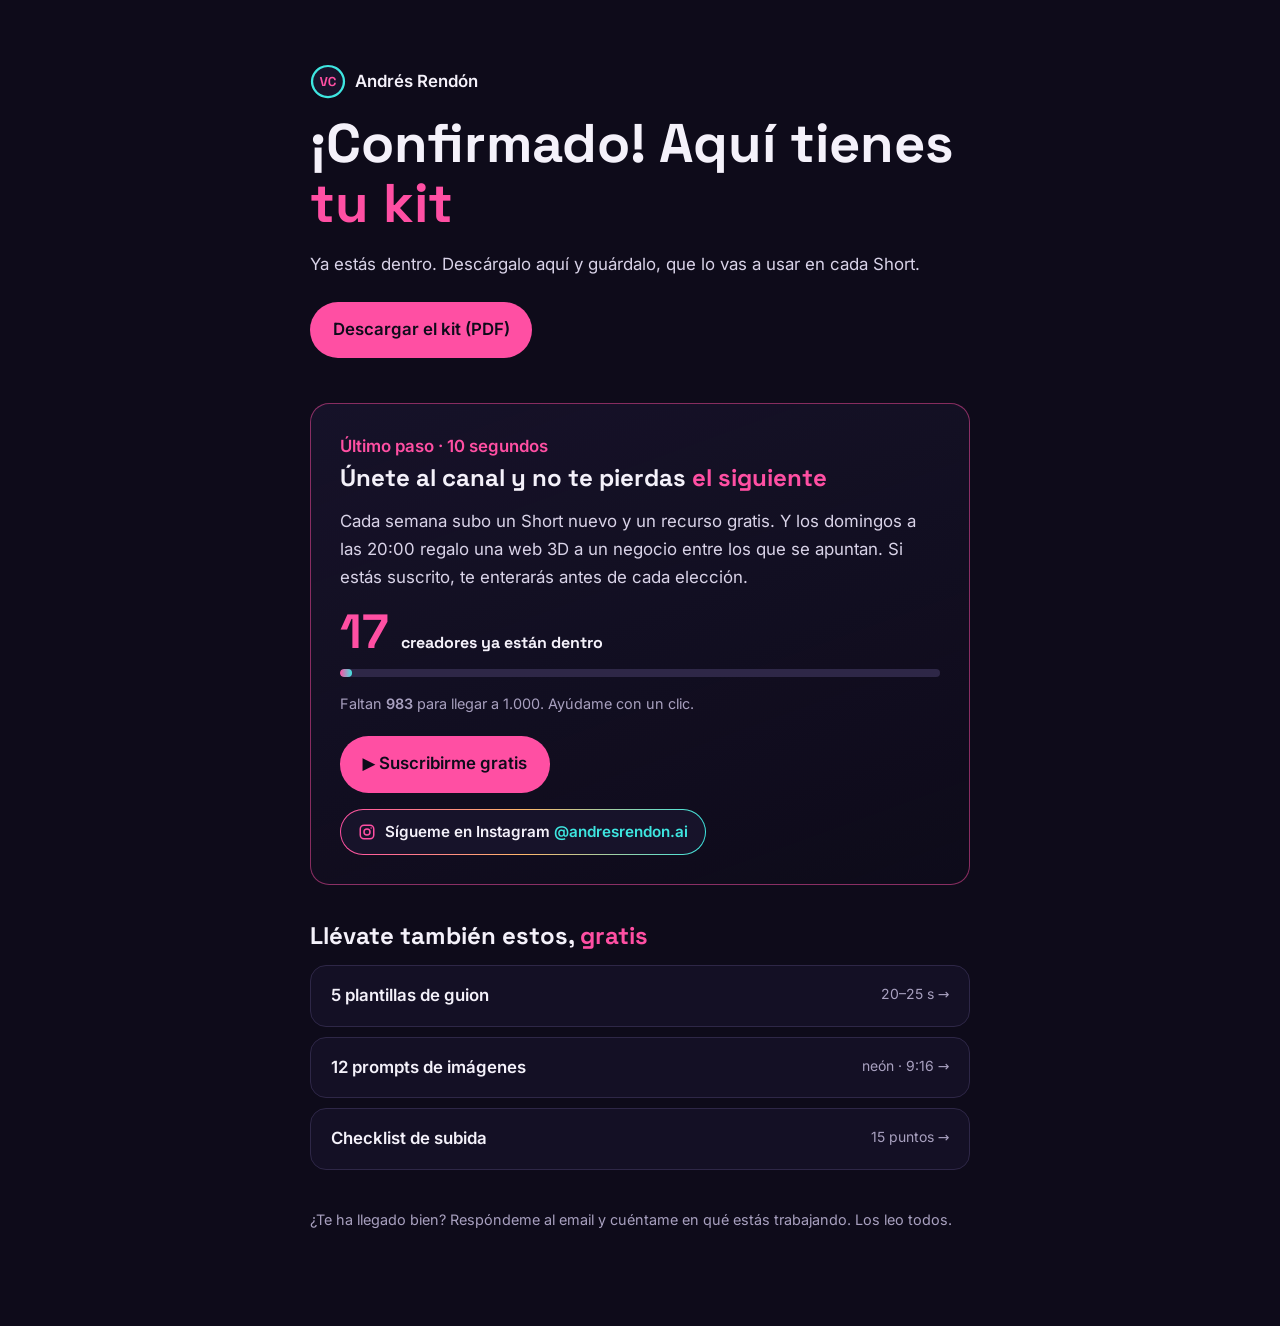
<file: gracias.html>
<!doctype html><html lang="es"><head><meta charset="utf-8"><meta name="viewport" content="width=device-width, initial-scale=1">
<title>¡Confirmado! Tu kit de ganchos</title><meta name="theme-color" content="#0E0B1A"><link rel="icon" href="assets/favicon.svg" type="image/svg+xml"><meta name="robots" content="noindex">
<style>
@font-face{font-family:"Space Grotesk";src:url(fonts/sg-700.woff2) format("woff2");font-weight:700;font-display:swap}
@font-face{font-family:"Inter";src:url(fonts/inter-400.woff2) format("woff2");font-weight:400;font-display:swap}
@font-face{font-family:"Inter";src:url(fonts/inter-600.woff2) format("woff2");font-weight:600;font-display:swap}
*{box-sizing:border-box}body{margin:0;background:#0E0B1A;color:#F4F1FA;font:400 1.05rem/1.65 Inter,system-ui,sans-serif}
main{max-width:44rem;margin:0 auto;padding:4rem 1.4rem 5rem}a{color:#3EE6E0}
h1,h2,h3{font-family:"Space Grotesk",Inter,sans-serif;line-height:1.1}h1{font-size:clamp(2.2rem,6vw,3.4rem);margin:.4rem 0 1rem}h1 em,h2 em{font-style:normal;color:#FF4FA3}
h2{font-size:1.5rem;margin:0 0 .5rem}p,li{color:#D9D3E8}.marca{display:inline-flex;align-items:center;gap:.6rem;color:#F4F1FA;text-decoration:none;font-weight:600}
.marca img{width:2.2rem;height:2.2rem}.boton{display:inline-block;background:#FF4FA3;color:#0E0B1A;font-weight:600;text-decoration:none;padding:.9rem 1.4rem;border-radius:99rem;margin:.4rem .6rem .4rem 0}
.boton--f{background:transparent;color:#F4F1FA;border:1px solid #2E2747}.nota{font-size:.9rem;color:#A8A0BF}
.paso{margin:2.4rem 0;padding:1.8rem;border-radius:1.2rem;background:linear-gradient(160deg,rgba(23,19,42,.95),rgba(14,11,26,.8));border:1px solid rgba(255,79,163,.5)}
.paso__etq{font-weight:600;color:#FF4FA3;margin:0 0 .3rem}.paso__num{font:700 3rem/1 "Space Grotesk",Inter,sans-serif;color:#FF4FA3;margin:.6rem 0 0}.paso__num small{font-size:1rem;color:#F4F1FA}
.barra{height:.5rem;border-radius:99rem;background:#2E2747;overflow:hidden;margin:.8rem 0 .4rem}.barra span{display:block;height:100%;width:2%;background:linear-gradient(90deg,#FF4FA3,#3EE6E0);border-radius:inherit;transition:width 1.4s ease}
.recursos{list-style:none;padding:0;margin:1rem 0 0;display:grid;gap:.6rem}.recursos a{display:flex;justify-content:space-between;gap:1rem;padding:1rem 1.2rem;border-radius:1rem;border:1px solid #2E2747;background:rgba(23,19,42,.7);color:#F4F1FA;text-decoration:none;font-weight:600}
.recursos a:hover{border-color:#3EE6E0}
.ig-insignia{display:inline-flex;align-items:center;gap:.55rem;margin-top:.6rem;padding:.6rem 1.05rem;border-radius:99rem;color:#F4F1FA;text-decoration:none;font-weight:600;font-size:.95rem;background:linear-gradient(#17132A,#17132A) padding-box,linear-gradient(90deg,#FF4FA3,#FFB86B,#3EE6E0) border-box;border:1.5px solid transparent}.ig-insignia svg{color:#FF4FA3;flex:none}.ig-insignia b{color:#3EE6E0;font-weight:600}.recursos small{color:#A8A0BF;font-weight:400}
</style></head><body><main><a class="marca" href="/"><img src="assets/logo-plano.svg" alt="">Andrés Rendón</a>

<h1>¡Confirmado! Aquí tienes <em>tu kit</em></h1>
<p>Ya estás dentro. Descárgalo aquí y guárdalo, que lo vas a usar en cada Short.</p>
<p><a class="boton" href="assets/kit-de-ganchos-para-shorts.pdf" download>Descargar el kit (PDF)</a></p>

<section class="paso">
  <p class="paso__etq">Último paso · 10 segundos</p>
  <h2>Únete al canal y no te pierdas <em>el siguiente</em></h2>
  <p>Cada semana subo un Short nuevo y un recurso gratis. Y los domingos a las 20:00 regalo una web 3D a un negocio entre los que se apuntan. Si estás suscrito, te enterarás antes de cada elección.</p>
  <p class="paso__num"><span id="subs">17</span> <small>creadores ya están dentro</small></p>
  <div class="barra"><span id="barra"></span></div>
  <p class="nota">Faltan <b id="faltan">983</b> para llegar a 1.000. Ayúdame con un clic.</p>
  <a class="boton" href="https://www.youtube.com/channel/UCItRxew6OKw7GxSmqUk3JgA?sub_confirmation=1" target="_blank" rel="noopener">▶ Suscribirme gratis</a>
  <br><a class="ig-insignia" href="https://www.instagram.com/andresrendon.ai/" target="_blank" rel="noopener me"><svg viewBox="0 0 24 24" width="18" height="18" aria-hidden="true" fill="none" stroke="currentColor" stroke-width="2"><rect x="3" y="3" width="18" height="18" rx="5"/><circle cx="12" cy="12" r="4"/><circle cx="17.5" cy="6.5" r="1" fill="currentColor" stroke="none"/></svg><span>Sígueme en Instagram <b>@andresrendon.ai</b></span></a>
</section>

<h2>Llévate también estos, <em>gratis</em></h2>
<ul class="recursos">
  <li><a href="/recursos/plantillas-guion">5 plantillas de guion <small>20–25 s →</small></a></li>
  <li><a href="/recursos/prompts-imagenes">12 prompts de imágenes <small>neón · 9:16 →</small></a></li>
  <li><a href="/recursos/checklist-subida">Checklist de subida <small>15 puntos →</small></a></li>
</ul>

<p class="nota" style="margin-top:2.4rem">¿Te ha llegado bien? Respóndeme al email y cuéntame en qué estás trabajando. Los leo todos.</p>
</main>
<script>
  // Usa el número de suscriptores que guardó la portada (si lo hay).
  (function () {
    let d = null; try { d = JSON.parse(localStorage.getItem('vc_canal2') || 'null'); } catch (e) {}
    const n = d && d.n ? d.n : 17, meta = 1000, f = (v) => v.toLocaleString('es-ES', { useGrouping: 'always' });
    document.getElementById('subs').textContent = f(n);
    document.getElementById('faltan').textContent = f(Math.max(meta - n, 0));
    setTimeout(() => { document.getElementById('barra').style.width = Math.max(Math.min(n / meta * 100, 100), 2) + '%'; }, 300);
  })();
</script>
</body></html>
</file>
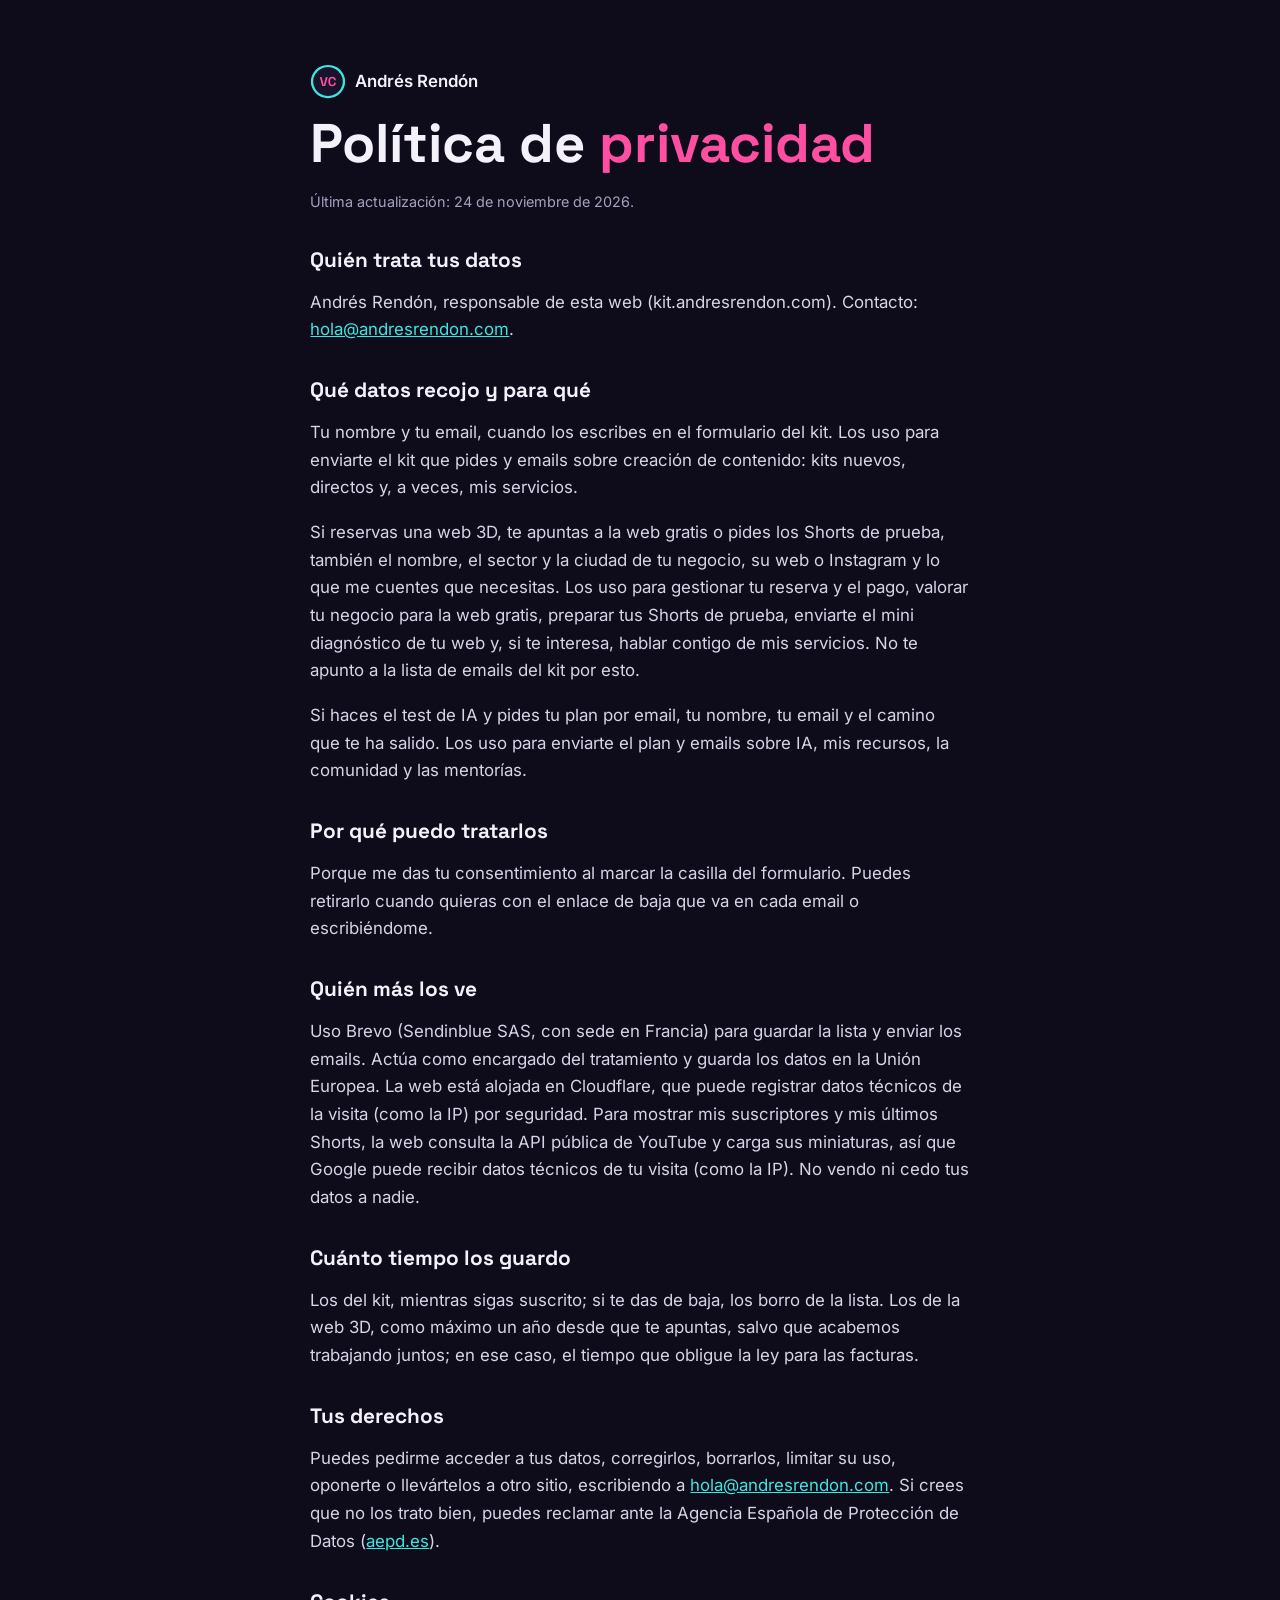
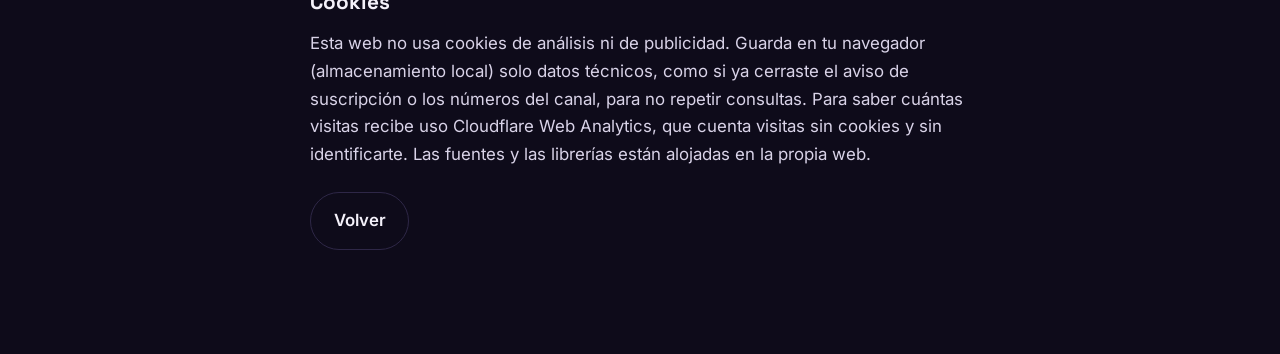
<file: privacidad.html>
<!doctype html><html lang="es"><head><meta charset="utf-8"><meta name="viewport" content="width=device-width, initial-scale=1">
<title>Política de privacidad | Andrés Rendón</title><meta name="description" content="Cómo trato tus datos en kit.andresrendon.com: el kit por email, las reservas de web 3D, YouTube y tus derechos."><link rel="canonical" href="https://kit.andresrendon.com/privacidad"><meta name="theme-color" content="#0E0B1A"><link rel="icon" href="assets/favicon.svg" type="image/svg+xml">
<style>
@font-face{font-family:"Space Grotesk";src:url(fonts/sg-700.woff2) format("woff2");font-weight:700;font-display:swap}
@font-face{font-family:"Inter";src:url(fonts/inter-400.woff2) format("woff2");font-weight:400;font-display:swap}
@font-face{font-family:"Inter";src:url(fonts/inter-600.woff2) format("woff2");font-weight:600;font-display:swap}
*{box-sizing:border-box}body{margin:0;background:#0E0B1A;color:#F4F1FA;font:400 1.05rem/1.65 Inter,system-ui,sans-serif}
main{max-width:44rem;margin:0 auto;padding:4rem 1.4rem 5rem}a{color:#3EE6E0}
h1,h2{font-family:"Space Grotesk",Inter,sans-serif;line-height:1.1}h1{font-size:clamp(2.2rem,6vw,3.4rem);margin:.4rem 0 1rem}h1 em{font-style:normal;color:#FF4FA3}
h2{font-size:1.3rem;margin:2.2rem 0 .5rem}p,li{color:#D9D3E8}.marca{display:inline-flex;align-items:center;gap:.6rem;color:#F4F1FA;text-decoration:none;font-weight:600}
.marca img{width:2.2rem;height:2.2rem}.boton{display:inline-block;background:#FF4FA3;color:#0E0B1A;font-weight:600;text-decoration:none;padding:.9rem 1.4rem;border-radius:99rem;margin:.4rem .6rem .4rem 0}
.boton--f{background:transparent;color:#F4F1FA;border:1px solid #2E2747}.nota{font-size:.9rem;color:#A8A0BF}
</style></head><body><main><a class="marca" href="/"><img src="assets/logo-plano.svg" alt="">Andrés Rendón</a>

<h1>Política de <em>privacidad</em></h1>
<p class="nota">Última actualización: 24 de noviembre de 2026.</p>
<h2>Quién trata tus datos</h2>
<p>Andrés Rendón, responsable de esta web (kit.andresrendon.com). Contacto: <a href="mailto:hola@andresrendon.com">hola@andresrendon.com</a>.</p>
<h2>Qué datos recojo y para qué</h2>
<p>Tu nombre y tu email, cuando los escribes en el formulario del kit. Los uso para enviarte el kit que pides y emails sobre creación de contenido: kits nuevos, directos y, a veces, mis servicios.</p>
<p>Si reservas una web 3D, te apuntas a la web gratis o pides los Shorts de prueba, también el nombre, el sector y la ciudad de tu negocio, su web o Instagram y lo que me cuentes que necesitas. Los uso para gestionar tu reserva y el pago, valorar tu negocio para la web gratis, preparar tus Shorts de prueba, enviarte el mini diagnóstico de tu web y, si te interesa, hablar contigo de mis servicios. No te apunto a la lista de emails del kit por esto.</p>
<p>Si haces el test de IA y pides tu plan por email, tu nombre, tu email y el camino que te ha salido. Los uso para enviarte el plan y emails sobre IA, mis recursos, la comunidad y las mentorías.</p>
<h2>Por qué puedo tratarlos</h2>
<p>Porque me das tu consentimiento al marcar la casilla del formulario. Puedes retirarlo cuando quieras con el enlace de baja que va en cada email o escribiéndome.</p>
<h2>Quién más los ve</h2>
<p>Uso Brevo (Sendinblue SAS, con sede en Francia) para guardar la lista y enviar los emails. Actúa como encargado del tratamiento y guarda los datos en la Unión Europea. La web está alojada en Cloudflare, que puede registrar datos técnicos de la visita (como la IP) por seguridad. Para mostrar mis suscriptores y mis últimos Shorts, la web consulta la API pública de YouTube y carga sus miniaturas, así que Google puede recibir datos técnicos de tu visita (como la IP). No vendo ni cedo tus datos a nadie.</p>
<h2>Cuánto tiempo los guardo</h2>
<p>Los del kit, mientras sigas suscrito; si te das de baja, los borro de la lista. Los de la web 3D, como máximo un año desde que te apuntas, salvo que acabemos trabajando juntos; en ese caso, el tiempo que obligue la ley para las facturas.</p>
<h2>Tus derechos</h2>
<p>Puedes pedirme acceder a tus datos, corregirlos, borrarlos, limitar su uso, oponerte o llevártelos a otro sitio, escribiendo a <a href="mailto:hola@andresrendon.com">hola@andresrendon.com</a>. Si crees que no los trato bien, puedes reclamar ante la Agencia Española de Protección de Datos (<a href="https://www.aepd.es" rel="noopener">aepd.es</a>).</p>
<h2>Cookies</h2>
<p>Esta web no usa cookies de análisis ni de publicidad. Guarda en tu navegador (almacenamiento local) solo datos técnicos, como si ya cerraste el aviso de suscripción o los números del canal, para no repetir consultas. Para saber cuántas visitas recibe uso Cloudflare Web Analytics, que cuenta visitas sin cookies y sin identificarte. Las fuentes y las librerías están alojadas en la propia web.</p>
<p><a class="boton boton--f" href="/">Volver</a></p>
</main></body></html>
</file>
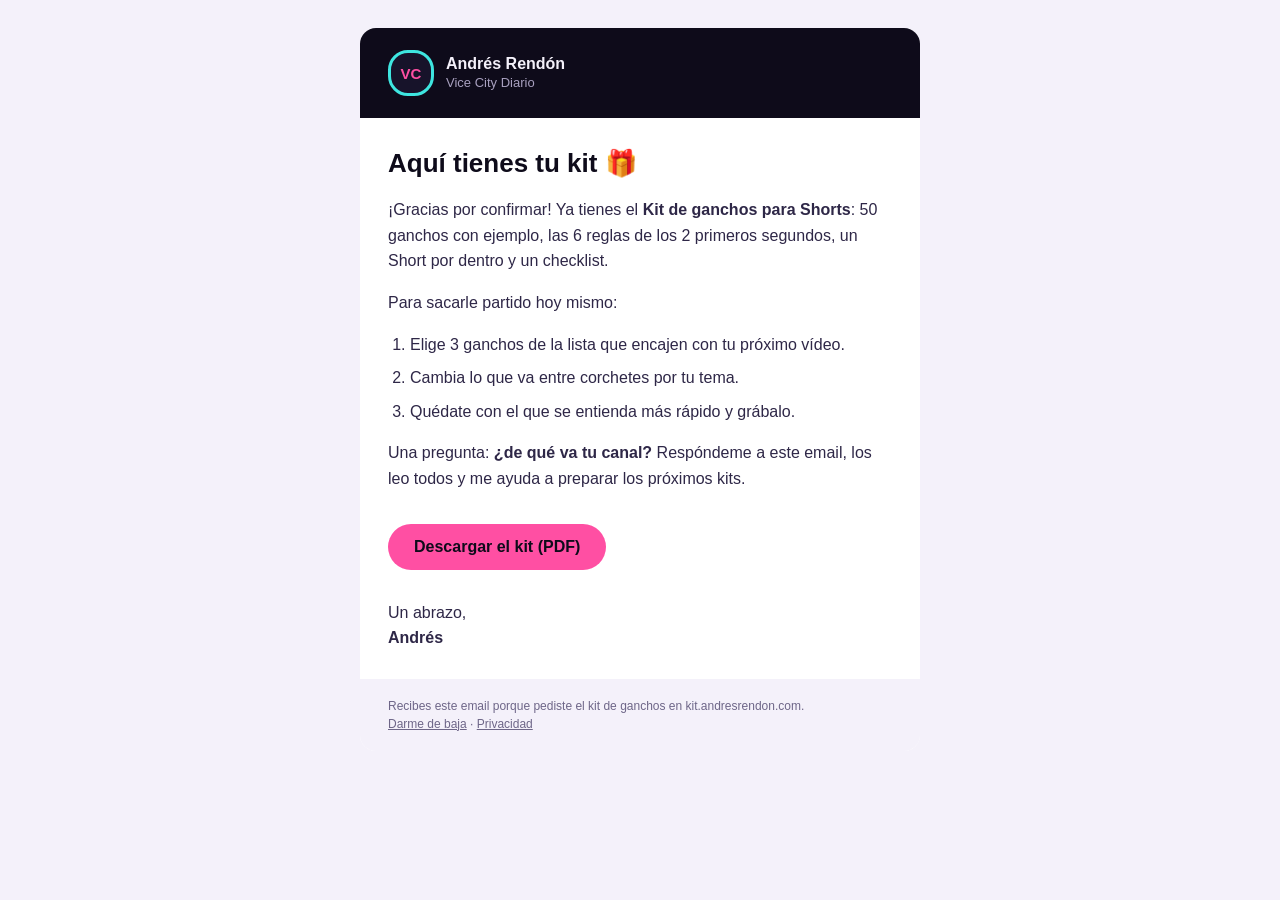
<file: emails/1-bienvenida.html>
<!doctype html>
<html lang="es"><head><meta charset="utf-8"><meta name="viewport" content="width=device-width,initial-scale=1"><title>Tu kit de ganchos ya es tuyo 🎁</title></head>
<body style="margin:0;padding:0;background:#F4F1FA;">
<div style="display:none;max-height:0;overflow:hidden;opacity:0;">Descárgalo y úsalo en tu próximo Short.</div>
<table role="presentation" width="100%" cellpadding="0" cellspacing="0" style="background:#F4F1FA;"><tr><td align="center" style="padding:28px 14px;">
<table role="presentation" width="100%" cellpadding="0" cellspacing="0" style="max-width:560px;background:#ffffff;border-radius:16px;overflow:hidden;">
<tr><td style="background:#0E0B1A;padding:22px 28px;">
<table role="presentation" cellpadding="0" cellspacing="0"><tr>
<td style="width:40px;height:40px;border-radius:20px;border:3px solid #3EE6E0;background:#17132A;text-align:center;font:bold 15px Arial,sans-serif;color:#FF4FA3;">VC</td>
<td style="padding-left:12px;font:bold 16px Arial,sans-serif;color:#F4F1FA;">Andrés Rendón<br><span style="font-weight:normal;font-size:13px;color:#A8A0BF;">Vice City Diario</span></td>
</tr></table></td></tr>
<tr><td style="padding:30px 28px 8px;font:16px/1.6 Arial,sans-serif;color:#2E2747;">
<h1 style="margin:0 0 18px;font:bold 26px/1.2 Arial,sans-serif;color:#0E0B1A;">Aquí tienes tu kit 🎁</h1><p style="margin:0 0 16px;">¡Gracias por confirmar! Ya tienes el <strong>Kit de ganchos para Shorts</strong>: 50 ganchos con ejemplo, las 6 reglas de los 2 primeros segundos, un Short por dentro y un checklist.</p><p style="margin:0 0 16px;">Para sacarle partido hoy mismo:</p><ol style="margin:0 0 16px;padding-left:22px;"><li style="margin-bottom:8px;">Elige 3 ganchos de la lista que encajen con tu próximo vídeo.</li><li style="margin-bottom:8px;">Cambia lo que va entre corchetes por tu tema.</li><li style="margin-bottom:8px;">Quédate con el que se entienda más rápido y grábalo.</li></ol><p style="margin:0 0 16px;">Una pregunta: <strong>¿de qué va tu canal?</strong> Respóndeme a este email, los leo todos y me ayuda a preparar los próximos kits.</p>
</td></tr>
<tr><td style="padding:8px 28px 30px;">
<a href="https://kit.andresrendon.com/assets/kit-de-ganchos-para-shorts.pdf" style="display:inline-block;background:#FF4FA3;color:#0E0B1A;font:bold 16px Arial,sans-serif;text-decoration:none;padding:14px 26px;border-radius:999px;">Descargar el kit (PDF)</a>
</td></tr>
<tr><td style="padding:0 28px 28px;font:16px/1.6 Arial,sans-serif;color:#2E2747;">Un abrazo,<br><strong>Andrés</strong></td></tr>
<tr><td style="background:#F4F1FA;padding:18px 28px;font:12px/1.5 Arial,sans-serif;color:#6E6688;">
Recibes este email porque pediste el kit de ganchos en kit.andresrendon.com.<br>
<a href="{{ unsubscribe }}" style="color:#6E6688;">Darme de baja</a> · <a href="https://kit.andresrendon.com/privacidad.html" style="color:#6E6688;">Privacidad</a>
</td></tr>
</table></td></tr></table></body></html>
</file>
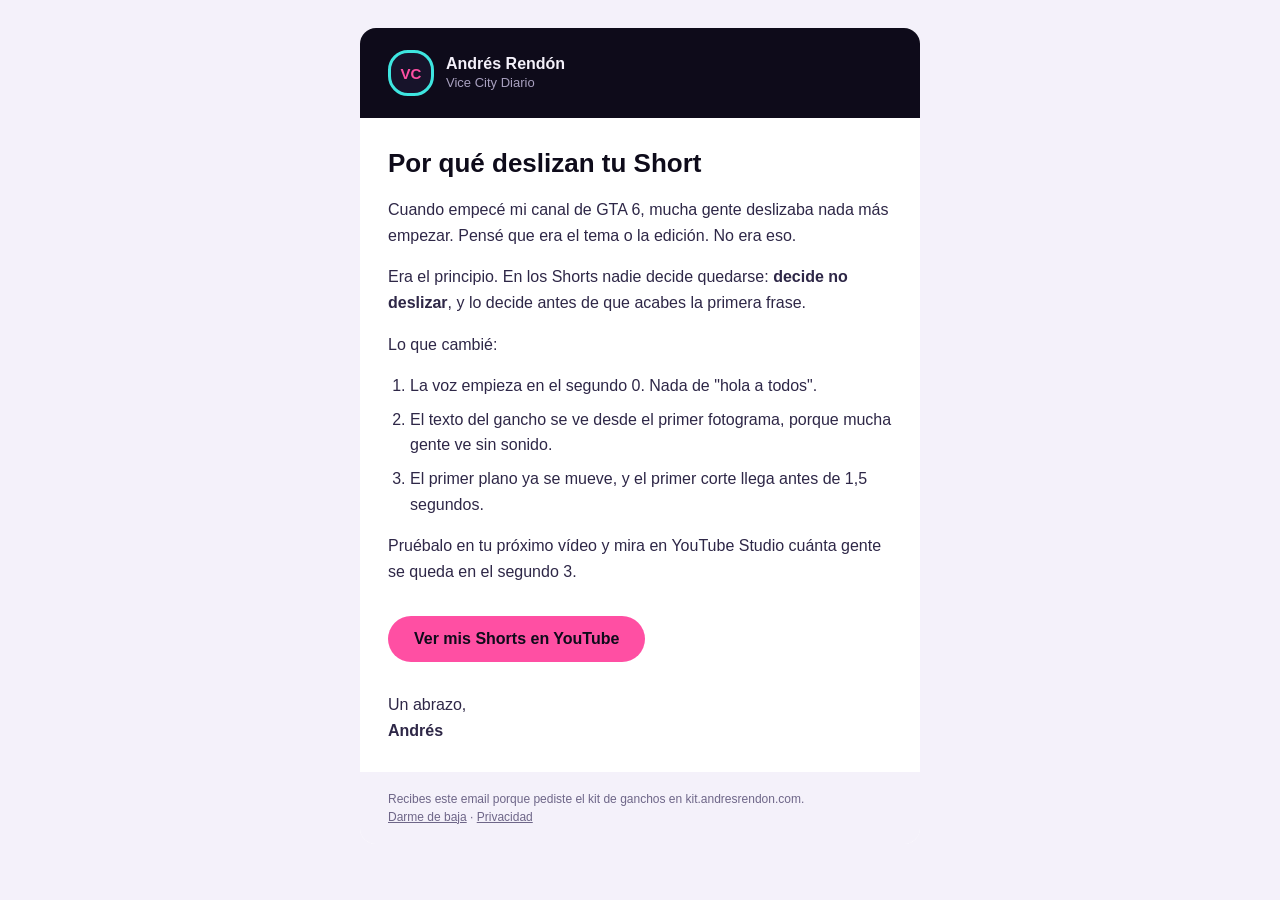
<file: emails/2-dos-segundos.html>
<!doctype html>
<html lang="es"><head><meta charset="utf-8"><meta name="viewport" content="width=device-width,initial-scale=1"><title>Por qué la gente desliza tu Short</title></head>
<body style="margin:0;padding:0;background:#F4F1FA;">
<div style="display:none;max-height:0;overflow:hidden;opacity:0;">No es el tema. Es lo que pasa en el segundo 1.</div>
<table role="presentation" width="100%" cellpadding="0" cellspacing="0" style="background:#F4F1FA;"><tr><td align="center" style="padding:28px 14px;">
<table role="presentation" width="100%" cellpadding="0" cellspacing="0" style="max-width:560px;background:#ffffff;border-radius:16px;overflow:hidden;">
<tr><td style="background:#0E0B1A;padding:22px 28px;">
<table role="presentation" cellpadding="0" cellspacing="0"><tr>
<td style="width:40px;height:40px;border-radius:20px;border:3px solid #3EE6E0;background:#17132A;text-align:center;font:bold 15px Arial,sans-serif;color:#FF4FA3;">VC</td>
<td style="padding-left:12px;font:bold 16px Arial,sans-serif;color:#F4F1FA;">Andrés Rendón<br><span style="font-weight:normal;font-size:13px;color:#A8A0BF;">Vice City Diario</span></td>
</tr></table></td></tr>
<tr><td style="padding:30px 28px 8px;font:16px/1.6 Arial,sans-serif;color:#2E2747;">
<h1 style="margin:0 0 18px;font:bold 26px/1.2 Arial,sans-serif;color:#0E0B1A;">Por qué deslizan tu Short</h1><p style="margin:0 0 16px;">Cuando empecé mi canal de GTA 6, mucha gente deslizaba nada más empezar. Pensé que era el tema o la edición. No era eso.</p><p style="margin:0 0 16px;">Era el principio. En los Shorts nadie decide quedarse: <strong>decide no deslizar</strong>, y lo decide antes de que acabes la primera frase.</p><p style="margin:0 0 16px;">Lo que cambié:</p><ol style="margin:0 0 16px;padding-left:22px;"><li style="margin-bottom:8px;">La voz empieza en el segundo 0. Nada de "hola a todos".</li><li style="margin-bottom:8px;">El texto del gancho se ve desde el primer fotograma, porque mucha gente ve sin sonido.</li><li style="margin-bottom:8px;">El primer plano ya se mueve, y el primer corte llega antes de 1,5 segundos.</li></ol><p style="margin:0 0 16px;">Pruébalo en tu próximo vídeo y mira en YouTube Studio cuánta gente se queda en el segundo 3.</p>
</td></tr>
<tr><td style="padding:8px 28px 30px;">
<a href="https://www.youtube.com/channel/UCItRxew6OKw7GxSmqUk3JgA?sub_confirmation=1" style="display:inline-block;background:#FF4FA3;color:#0E0B1A;font:bold 16px Arial,sans-serif;text-decoration:none;padding:14px 26px;border-radius:999px;">Ver mis Shorts en YouTube</a>
</td></tr>
<tr><td style="padding:0 28px 28px;font:16px/1.6 Arial,sans-serif;color:#2E2747;">Un abrazo,<br><strong>Andrés</strong></td></tr>
<tr><td style="background:#F4F1FA;padding:18px 28px;font:12px/1.5 Arial,sans-serif;color:#6E6688;">
Recibes este email porque pediste el kit de ganchos en kit.andresrendon.com.<br>
<a href="{{ unsubscribe }}" style="color:#6E6688;">Darme de baja</a> · <a href="https://kit.andresrendon.com/privacidad.html" style="color:#6E6688;">Privacidad</a>
</td></tr>
</table></td></tr></table></body></html>
</file>
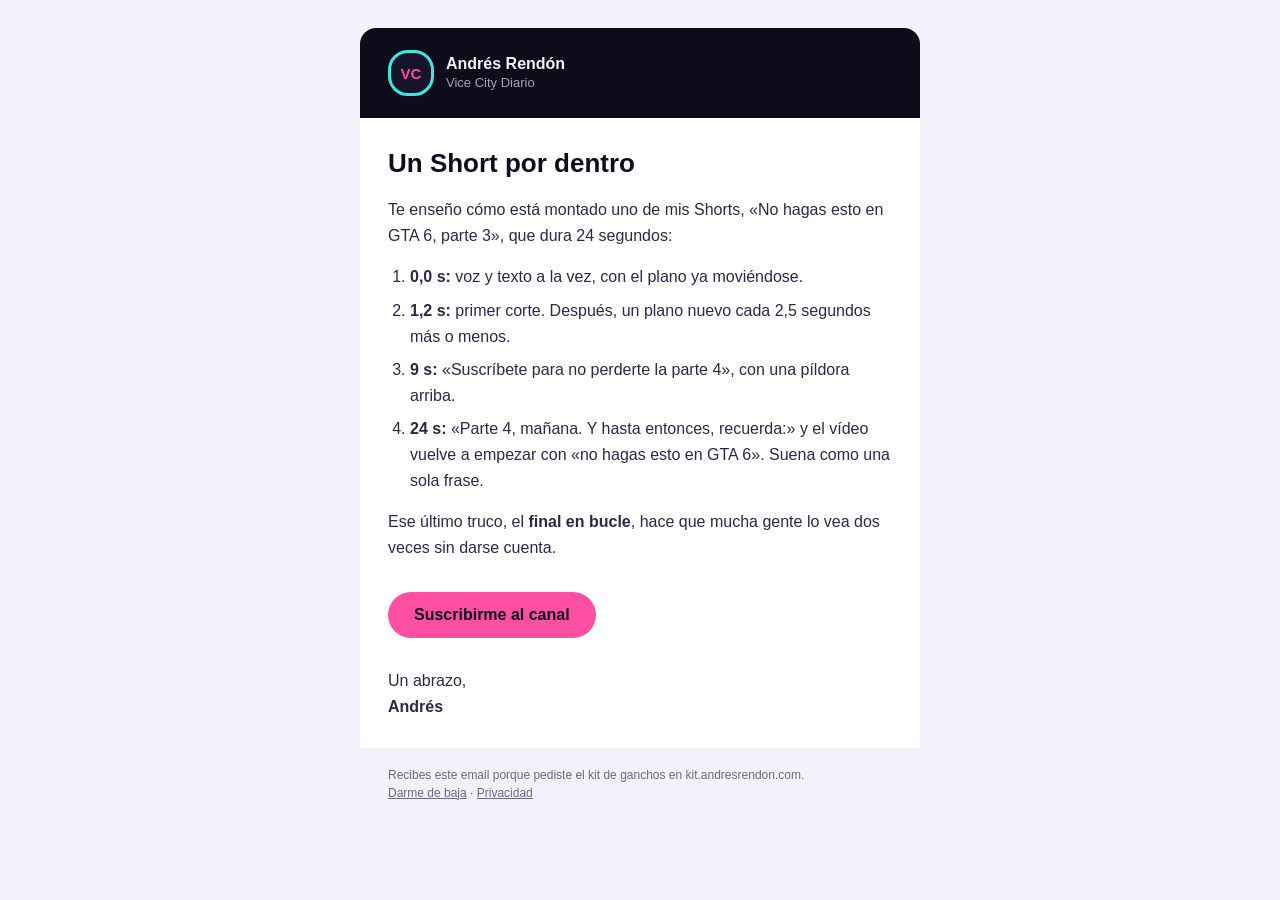
<file: emails/3-short-por-dentro.html>
<!doctype html>
<html lang="es"><head><meta charset="utf-8"><meta name="viewport" content="width=device-width,initial-scale=1"><title>Un Short mío, segundo a segundo</title></head>
<body style="margin:0;padding:0;background:#F4F1FA;">
<div style="display:none;max-height:0;overflow:hidden;opacity:0;">Cómo hago que el final enganche con el principio.</div>
<table role="presentation" width="100%" cellpadding="0" cellspacing="0" style="background:#F4F1FA;"><tr><td align="center" style="padding:28px 14px;">
<table role="presentation" width="100%" cellpadding="0" cellspacing="0" style="max-width:560px;background:#ffffff;border-radius:16px;overflow:hidden;">
<tr><td style="background:#0E0B1A;padding:22px 28px;">
<table role="presentation" cellpadding="0" cellspacing="0"><tr>
<td style="width:40px;height:40px;border-radius:20px;border:3px solid #3EE6E0;background:#17132A;text-align:center;font:bold 15px Arial,sans-serif;color:#FF4FA3;">VC</td>
<td style="padding-left:12px;font:bold 16px Arial,sans-serif;color:#F4F1FA;">Andrés Rendón<br><span style="font-weight:normal;font-size:13px;color:#A8A0BF;">Vice City Diario</span></td>
</tr></table></td></tr>
<tr><td style="padding:30px 28px 8px;font:16px/1.6 Arial,sans-serif;color:#2E2747;">
<h1 style="margin:0 0 18px;font:bold 26px/1.2 Arial,sans-serif;color:#0E0B1A;">Un Short por dentro</h1><p style="margin:0 0 16px;">Te enseño cómo está montado uno de mis Shorts, «No hagas esto en GTA 6, parte 3», que dura 24 segundos:</p><ol style="margin:0 0 16px;padding-left:22px;"><li style="margin-bottom:8px;"><strong>0,0 s:</strong> voz y texto a la vez, con el plano ya moviéndose.</li><li style="margin-bottom:8px;"><strong>1,2 s:</strong> primer corte. Después, un plano nuevo cada 2,5 segundos más o menos.</li><li style="margin-bottom:8px;"><strong>9 s:</strong> «Suscríbete para no perderte la parte 4», con una píldora arriba.</li><li style="margin-bottom:8px;"><strong>24 s:</strong> «Parte 4, mañana. Y hasta entonces, recuerda:» y el vídeo vuelve a empezar con «no hagas esto en GTA 6». Suena como una sola frase.</li></ol><p style="margin:0 0 16px;">Ese último truco, el <strong>final en bucle</strong>, hace que mucha gente lo vea dos veces sin darse cuenta.</p>
</td></tr>
<tr><td style="padding:8px 28px 30px;">
<a href="https://www.youtube.com/channel/UCItRxew6OKw7GxSmqUk3JgA?sub_confirmation=1" style="display:inline-block;background:#FF4FA3;color:#0E0B1A;font:bold 16px Arial,sans-serif;text-decoration:none;padding:14px 26px;border-radius:999px;">Suscribirme al canal</a>
</td></tr>
<tr><td style="padding:0 28px 28px;font:16px/1.6 Arial,sans-serif;color:#2E2747;">Un abrazo,<br><strong>Andrés</strong></td></tr>
<tr><td style="background:#F4F1FA;padding:18px 28px;font:12px/1.5 Arial,sans-serif;color:#6E6688;">
Recibes este email porque pediste el kit de ganchos en kit.andresrendon.com.<br>
<a href="{{ unsubscribe }}" style="color:#6E6688;">Darme de baja</a> · <a href="https://kit.andresrendon.com/privacidad.html" style="color:#6E6688;">Privacidad</a>
</td></tr>
</table></td></tr></table></body></html>
</file>
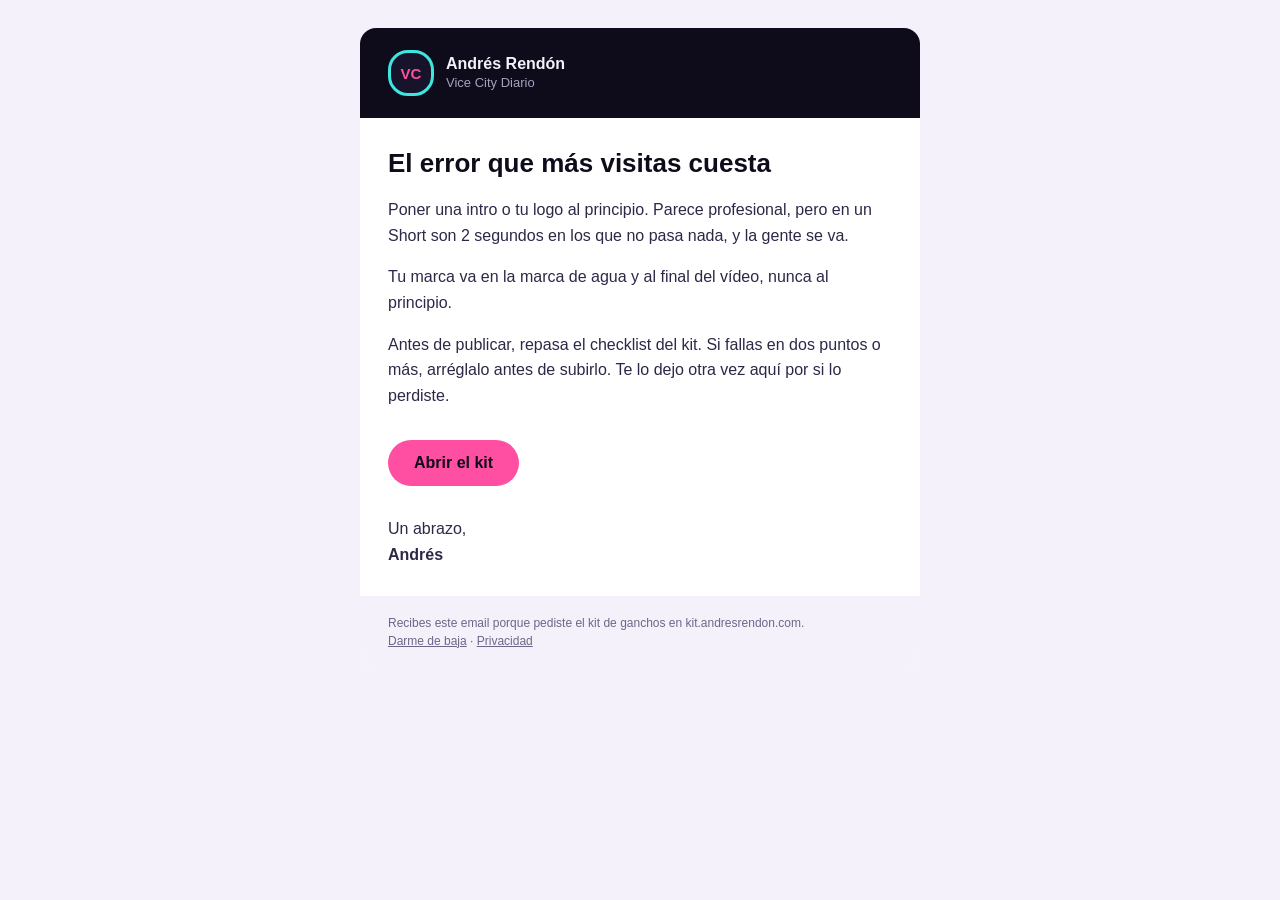
<file: emails/4-error.html>
<!doctype html>
<html lang="es"><head><meta charset="utf-8"><meta name="viewport" content="width=device-width,initial-scale=1"><title>El error que más visitas te cuesta</title></head>
<body style="margin:0;padding:0;background:#F4F1FA;">
<div style="display:none;max-height:0;overflow:hidden;opacity:0;">Casi todos lo hacemos al empezar.</div>
<table role="presentation" width="100%" cellpadding="0" cellspacing="0" style="background:#F4F1FA;"><tr><td align="center" style="padding:28px 14px;">
<table role="presentation" width="100%" cellpadding="0" cellspacing="0" style="max-width:560px;background:#ffffff;border-radius:16px;overflow:hidden;">
<tr><td style="background:#0E0B1A;padding:22px 28px;">
<table role="presentation" cellpadding="0" cellspacing="0"><tr>
<td style="width:40px;height:40px;border-radius:20px;border:3px solid #3EE6E0;background:#17132A;text-align:center;font:bold 15px Arial,sans-serif;color:#FF4FA3;">VC</td>
<td style="padding-left:12px;font:bold 16px Arial,sans-serif;color:#F4F1FA;">Andrés Rendón<br><span style="font-weight:normal;font-size:13px;color:#A8A0BF;">Vice City Diario</span></td>
</tr></table></td></tr>
<tr><td style="padding:30px 28px 8px;font:16px/1.6 Arial,sans-serif;color:#2E2747;">
<h1 style="margin:0 0 18px;font:bold 26px/1.2 Arial,sans-serif;color:#0E0B1A;">El error que más visitas cuesta</h1><p style="margin:0 0 16px;">Poner una intro o tu logo al principio. Parece profesional, pero en un Short son 2 segundos en los que no pasa nada, y la gente se va.</p><p style="margin:0 0 16px;">Tu marca va en la marca de agua y al final del vídeo, nunca al principio.</p><p style="margin:0 0 16px;">Antes de publicar, repasa el checklist del kit. Si fallas en dos puntos o más, arréglalo antes de subirlo. Te lo dejo otra vez aquí por si lo perdiste.</p>
</td></tr>
<tr><td style="padding:8px 28px 30px;">
<a href="https://kit.andresrendon.com/assets/kit-de-ganchos-para-shorts.pdf" style="display:inline-block;background:#FF4FA3;color:#0E0B1A;font:bold 16px Arial,sans-serif;text-decoration:none;padding:14px 26px;border-radius:999px;">Abrir el kit</a>
</td></tr>
<tr><td style="padding:0 28px 28px;font:16px/1.6 Arial,sans-serif;color:#2E2747;">Un abrazo,<br><strong>Andrés</strong></td></tr>
<tr><td style="background:#F4F1FA;padding:18px 28px;font:12px/1.5 Arial,sans-serif;color:#6E6688;">
Recibes este email porque pediste el kit de ganchos en kit.andresrendon.com.<br>
<a href="{{ unsubscribe }}" style="color:#6E6688;">Darme de baja</a> · <a href="https://kit.andresrendon.com/privacidad.html" style="color:#6E6688;">Privacidad</a>
</td></tr>
</table></td></tr></table></body></html>
</file>
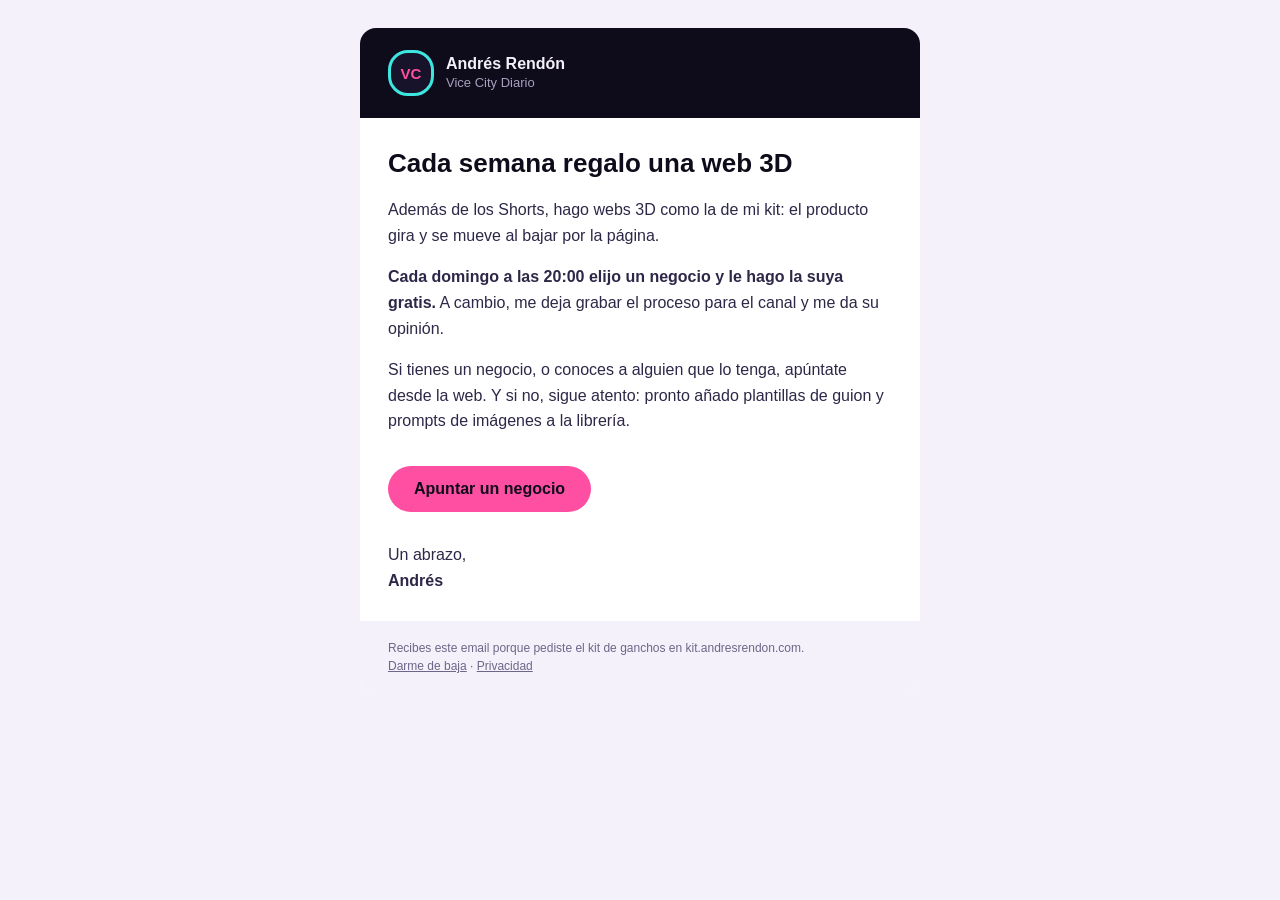
<file: emails/5-web-gratis.html>
<!doctype html>
<html lang="es"><head><meta charset="utf-8"><meta name="viewport" content="width=device-width,initial-scale=1"><title>Te regalo una web 3D (si tienes negocio)</title></head>
<body style="margin:0;padding:0;background:#F4F1FA;">
<div style="display:none;max-height:0;overflow:hidden;opacity:0;">Cada domingo elijo un negocio.</div>
<table role="presentation" width="100%" cellpadding="0" cellspacing="0" style="background:#F4F1FA;"><tr><td align="center" style="padding:28px 14px;">
<table role="presentation" width="100%" cellpadding="0" cellspacing="0" style="max-width:560px;background:#ffffff;border-radius:16px;overflow:hidden;">
<tr><td style="background:#0E0B1A;padding:22px 28px;">
<table role="presentation" cellpadding="0" cellspacing="0"><tr>
<td style="width:40px;height:40px;border-radius:20px;border:3px solid #3EE6E0;background:#17132A;text-align:center;font:bold 15px Arial,sans-serif;color:#FF4FA3;">VC</td>
<td style="padding-left:12px;font:bold 16px Arial,sans-serif;color:#F4F1FA;">Andrés Rendón<br><span style="font-weight:normal;font-size:13px;color:#A8A0BF;">Vice City Diario</span></td>
</tr></table></td></tr>
<tr><td style="padding:30px 28px 8px;font:16px/1.6 Arial,sans-serif;color:#2E2747;">
<h1 style="margin:0 0 18px;font:bold 26px/1.2 Arial,sans-serif;color:#0E0B1A;">Cada semana regalo una web 3D</h1><p style="margin:0 0 16px;">Además de los Shorts, hago webs 3D como la de mi kit: el producto gira y se mueve al bajar por la página.</p><p style="margin:0 0 16px;"><strong>Cada domingo a las 20:00 elijo un negocio y le hago la suya gratis.</strong> A cambio, me deja grabar el proceso para el canal y me da su opinión.</p><p style="margin:0 0 16px;">Si tienes un negocio, o conoces a alguien que lo tenga, apúntate desde la web. Y si no, sigue atento: pronto añado plantillas de guion y prompts de imágenes a la librería.</p>
</td></tr>
<tr><td style="padding:8px 28px 30px;">
<a href="https://kit.andresrendon.com/#webs" style="display:inline-block;background:#FF4FA3;color:#0E0B1A;font:bold 16px Arial,sans-serif;text-decoration:none;padding:14px 26px;border-radius:999px;">Apuntar un negocio</a>
</td></tr>
<tr><td style="padding:0 28px 28px;font:16px/1.6 Arial,sans-serif;color:#2E2747;">Un abrazo,<br><strong>Andrés</strong></td></tr>
<tr><td style="background:#F4F1FA;padding:18px 28px;font:12px/1.5 Arial,sans-serif;color:#6E6688;">
Recibes este email porque pediste el kit de ganchos en kit.andresrendon.com.<br>
<a href="{{ unsubscribe }}" style="color:#6E6688;">Darme de baja</a> · <a href="https://kit.andresrendon.com/privacidad.html" style="color:#6E6688;">Privacidad</a>
</td></tr>
</table></td></tr></table></body></html>
</file>
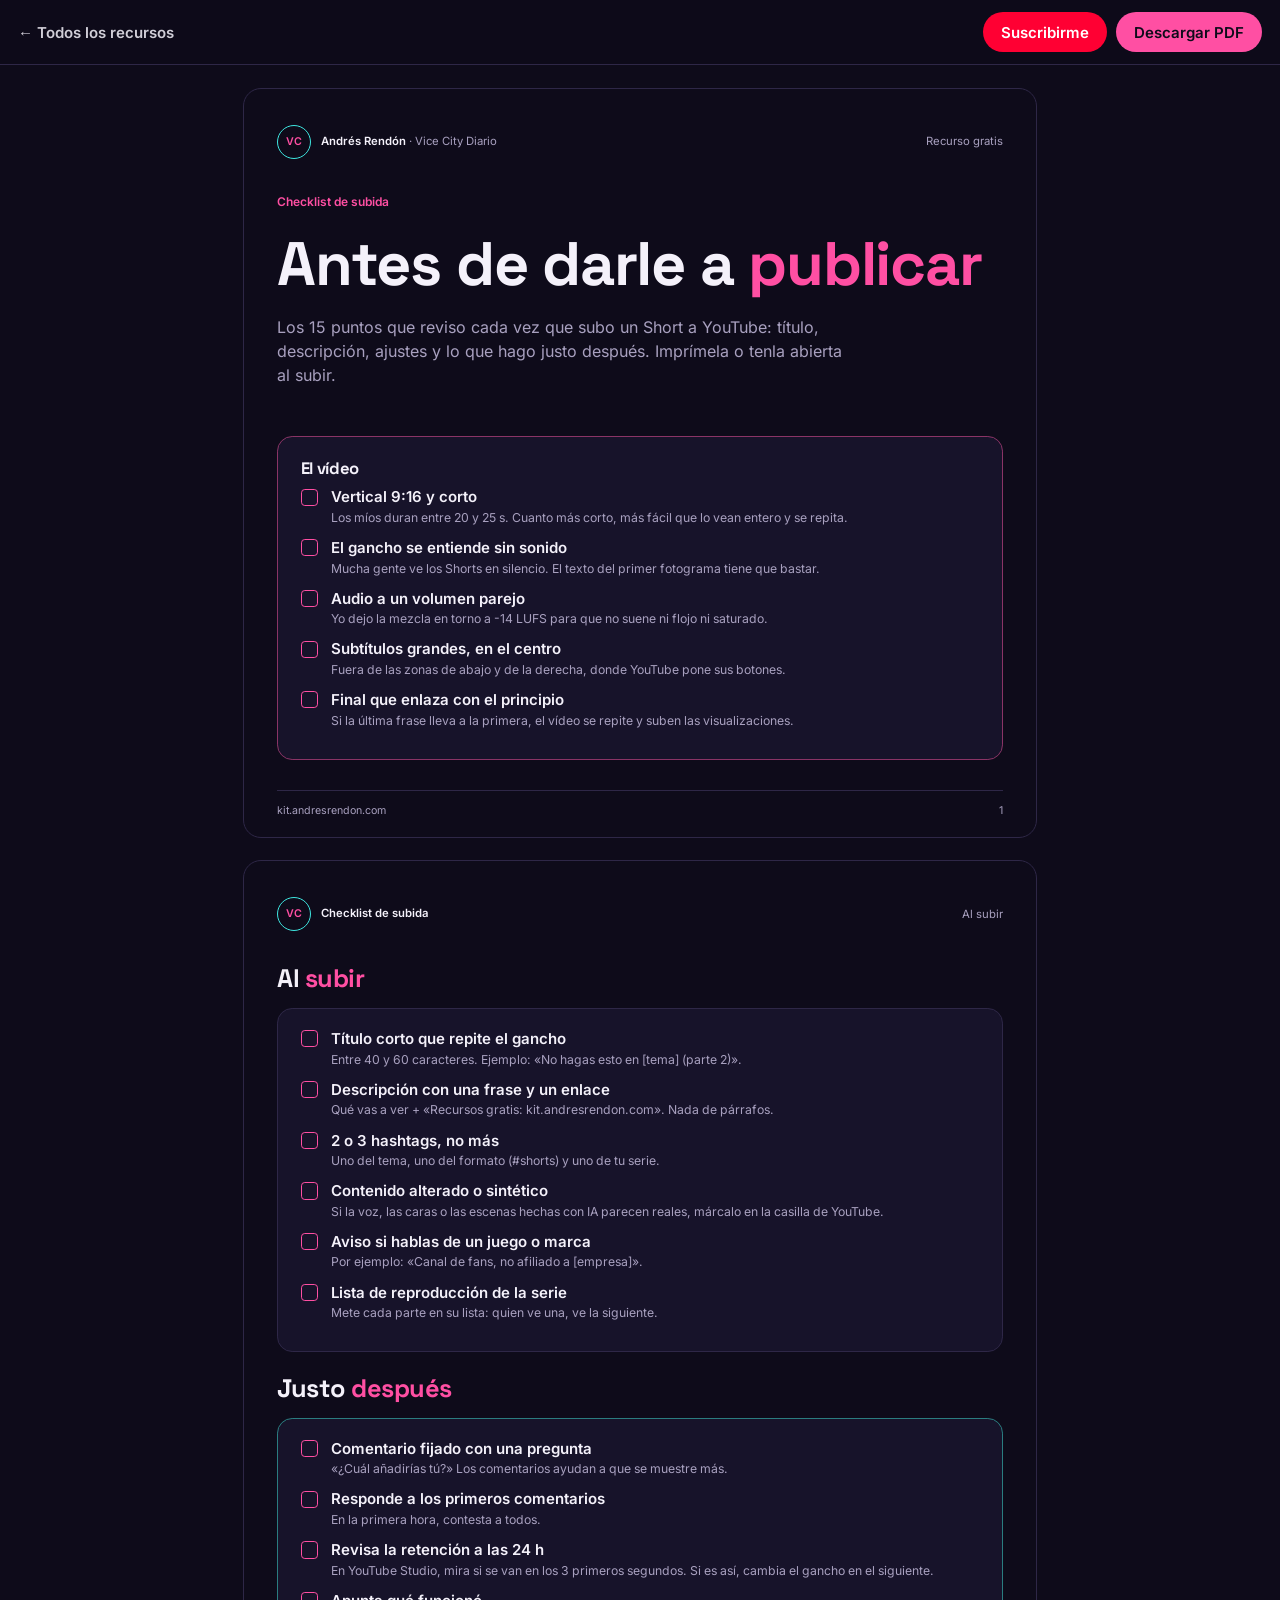
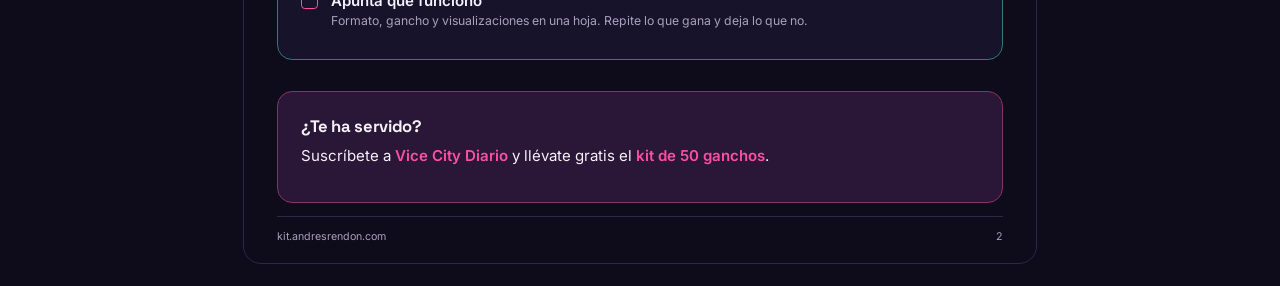
<file: recursos/checklist-subida.html>
<!doctype html>
<html lang="es"><head><meta charset="utf-8"><title>Checklist para subir un Short a YouTube · Andrés Rendón</title><meta name="viewport" content="width=device-width, initial-scale=1">
<meta name="description" content="Checklist de 15 puntos para subir un Short a YouTube: título, descripción, ajustes y qué hacer después. Gratis.">
<meta name="theme-color" content="#0E0B1A">
<link rel="canonical" href="https://kit.andresrendon.com/recursos/checklist-subida">
<link rel="icon" href="../assets/favicon.svg" type="image/svg+xml">
<link rel="stylesheet" href="recursos.css">
<meta property="og:type" content="article">
<meta property="og:title" content="Checklist para subir un Short a YouTube">
<meta property="og:description" content="Checklist de 15 puntos para subir un Short a YouTube: título, descripción, ajustes y qué hacer después. Gratis.">
<meta property="og:url" content="https://kit.andresrendon.com/recursos/checklist-subida">
<meta property="og:image" content="https://kit.andresrendon.com/assets/og.jpg">
<meta property="og:locale" content="es_ES">
<meta name="twitter:card" content="summary_large_image">
<script type="application/ld+json">{"@context": "https://schema.org", "@graph": [{"@type": "Article", "headline": "Checklist para subir un Short a YouTube", "description": "Checklist de 15 puntos para subir un Short a YouTube: título, descripción, ajustes y qué hacer después. Gratis.", "url": "https://kit.andresrendon.com/recursos/checklist-subida", "inLanguage": "es-ES", "isAccessibleForFree": true, "image": "https://kit.andresrendon.com/assets/og.jpg", "dateModified": "2026-11-24", "author": {"@type": "Person", "@id": "https://kit.andresrendon.com/#andres", "name": "Andrés Rendón", "url": "https://kit.andresrendon.com/"}, "publisher": {"@type": "Person", "@id": "https://kit.andresrendon.com/#andres", "name": "Andrés Rendón"}}, {"@type": "BreadcrumbList", "itemListElement": [{"@type": "ListItem", "position": 1, "name": "Recursos gratis", "item": "https://kit.andresrendon.com/"}, {"@type": "ListItem", "position": 2, "name": "Checklist para subir un Short a YouTube", "item": "https://kit.andresrendon.com/recursos/checklist-subida"}]}]}</script></head>
<body>
<nav class="barra">
  <a href="../#libreria">← Todos los recursos</a>
  <span class="botones">
    <a class="btn btn--yt ocultar-movil" href="https://www.youtube.com/channel/UCItRxew6OKw7GxSmqUk3JgA?sub_confirmation=1" target="_blank" rel="noopener">Suscribirme</a>
    <a class="btn btn--rosa" href="https://docs.google.com/document/d/1FGK-U9SLzJ-67eKaikcfgXCkGYtzi2nd8izOPZlb9YE/export?format=pdf" rel="noopener">Descargar PDF</a>
  </span>
</nav>

<section class="pag portada">
  <div class="cab"><span><span class="vc">VC</span><b>Andrés Rendón</b> · Vice City Diario</span><span>Recurso gratis</span></div>
  <span class="etq">Checklist de subida</span>
  <h1 class="grande">Antes de darle a <em>publicar</em></h1>
  <p class="sub">Los 15 puntos que reviso cada vez que subo un Short a YouTube: título, descripción, ajustes y lo que hago justo después. Imprímela o tenla abierta al subir.</p>
  <div class="caja caja--rosa" style="margin-top:10mm">
    <h3>El vídeo</h3>
    <ul class="check">
      <li><b>Vertical 9:16 y corto</b><span>Los míos duran entre 20 y 25 s. Cuanto más corto, más fácil que lo vean entero y se repita.</span></li>
      <li><b>El gancho se entiende sin sonido</b><span>Mucha gente ve los Shorts en silencio. El texto del primer fotograma tiene que bastar.</span></li>
      <li><b>Audio a un volumen parejo</b><span>Yo dejo la mezcla en torno a -14 LUFS para que no suene ni flojo ni saturado.</span></li>
      <li><b>Subtítulos grandes, en el centro</b><span>Fuera de las zonas de abajo y de la derecha, donde YouTube pone sus botones.</span></li>
      <li><b>Final que enlaza con el principio</b><span>Si la última frase lleva a la primera, el vídeo se repite y suben las visualizaciones.</span></li>
    </ul>
  </div>
  <div class="pie"><span>kit.andresrendon.com</span><span>1</span></div>
</section>

<section class="pag">
  <div class="cab"><span><span class="vc">VC</span><b>Checklist de subida</b></span><span>Al subir</span></div>
  <h2>Al <em>subir</em></h2>
  <div class="caja">
    <ul class="check">
      <li><b>Título corto que repite el gancho</b><span>Entre 40 y 60 caracteres. Ejemplo: «No hagas esto en [tema] (parte 2)».</span></li>
      <li><b>Descripción con una frase y un enlace</b><span>Qué vas a ver + «Recursos gratis: kit.andresrendon.com». Nada de párrafos.</span></li>
      <li><b>2 o 3 hashtags, no más</b><span>Uno del tema, uno del formato (#shorts) y uno de tu serie.</span></li>
      <li><b>Contenido alterado o sintético</b><span>Si la voz, las caras o las escenas hechas con IA parecen reales, márcalo en la casilla de YouTube.</span></li>
      <li><b>Aviso si hablas de un juego o marca</b><span>Por ejemplo: «Canal de fans, no afiliado a [empresa]».</span></li>
      <li><b>Lista de reproducción de la serie</b><span>Mete cada parte en su lista: quien ve una, ve la siguiente.</span></li>
    </ul>
  </div>
  <h2 style="margin-top:6mm">Justo <em>después</em></h2>
  <div class="caja caja--cian">
    <ul class="check">
      <li><b>Comentario fijado con una pregunta</b><span>«¿Cuál añadirías tú?» Los comentarios ayudan a que se muestre más.</span></li>
      <li><b>Responde a los primeros comentarios</b><span>En la primera hora, contesta a todos.</span></li>
      <li><b>Revisa la retención a las 24 h</b><span>En YouTube Studio, mira si se van en los 3 primeros segundos. Si es así, cambia el gancho en el siguiente.</span></li>
      <li><b>Apunta qué funcionó</b><span>Formato, gancho y visualizaciones en una hoja. Repite lo que gana y deja lo que no.</span></li>
    </ul>
  </div>
  <div class="cta">
    <h3>¿Te ha servido?</h3>
    <p>Suscríbete a <a href="https://www.youtube.com/channel/UCItRxew6OKw7GxSmqUk3JgA?sub_confirmation=1">Vice City Diario</a> y llévate gratis el <a href="https://kit.andresrendon.com/#kit">kit de 50 ganchos</a>.</p>
  </div>
  <div class="pie"><span>kit.andresrendon.com</span><span>2</span></div>
</section>

</body></html>
</file>
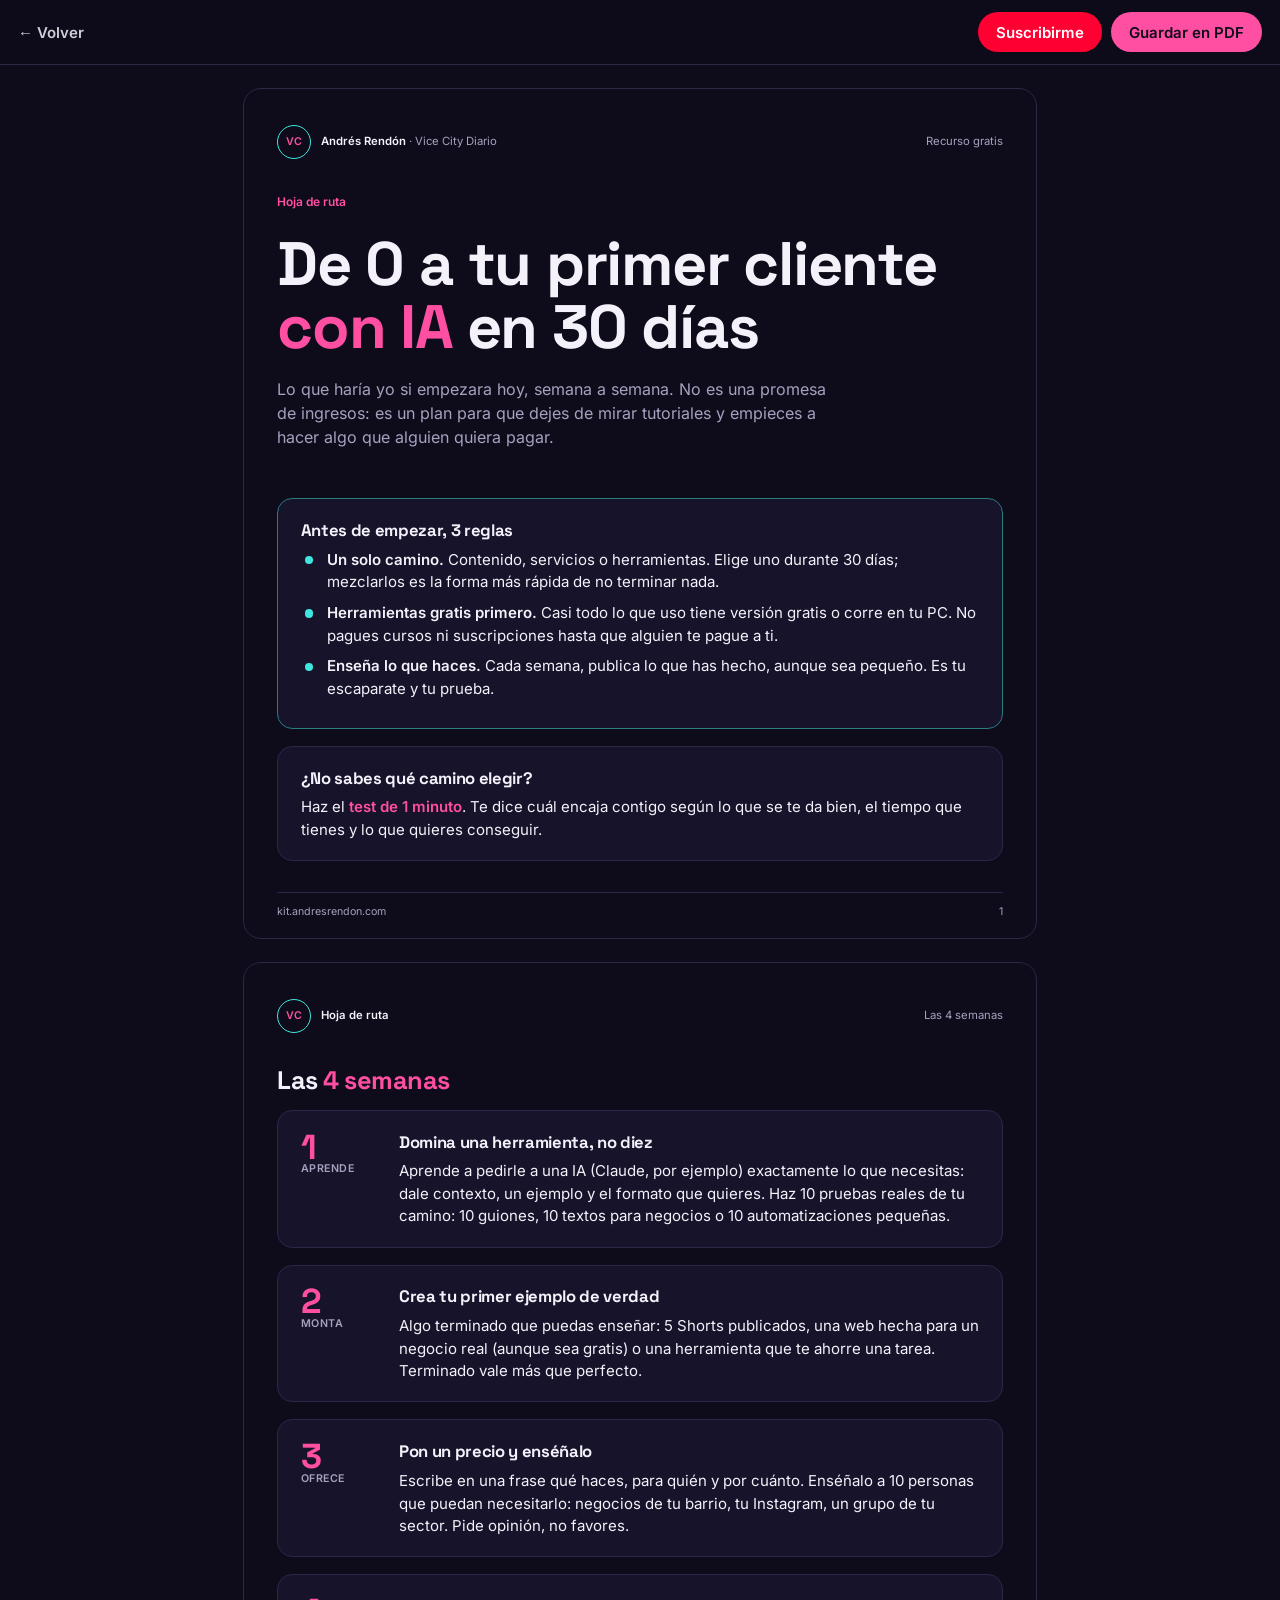
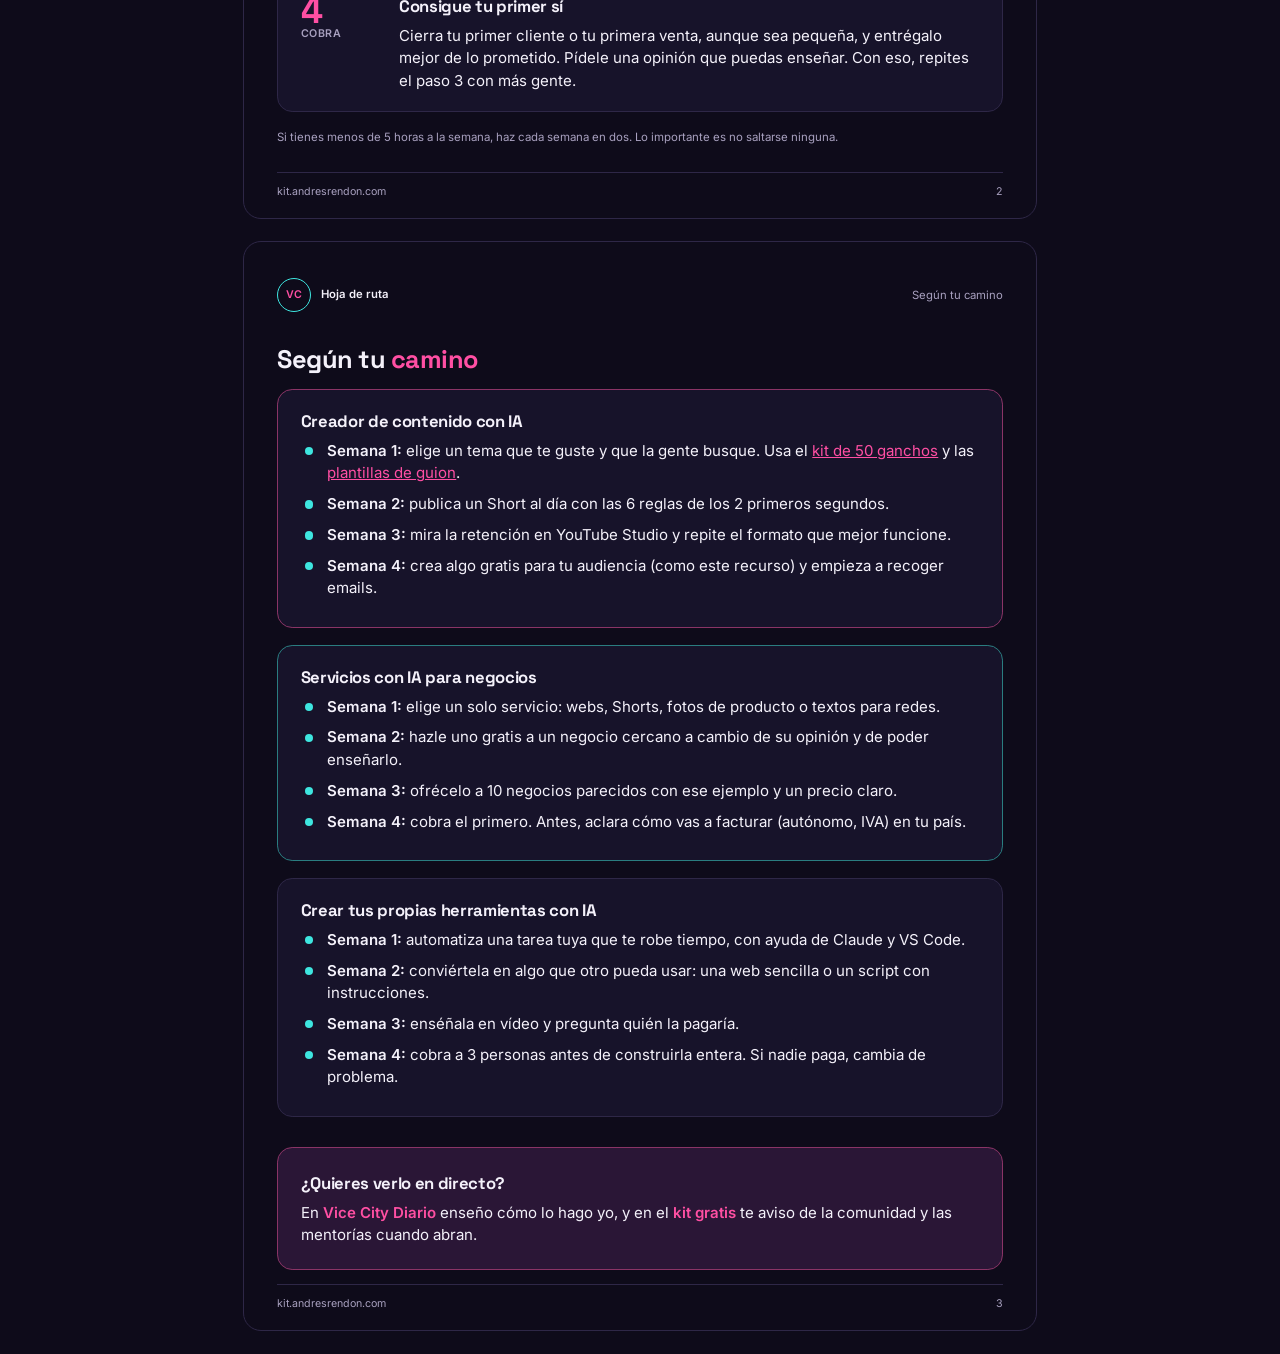
<file: recursos/empezar-con-ia.html>
<!doctype html>
<html lang="es"><head><meta charset="utf-8"><title>De 0 a tu primer cliente con IA en 30 días · Andrés Rendón</title><meta name="viewport" content="width=device-width, initial-scale=1">
<meta name="description" content="Hoja de ruta gratis para empezar a ganarte la vida con IA: 4 semanas para aprender, montar, ofrecer y cobrar, según tu camino (contenido, servicios o herramientas).">
<meta name="theme-color" content="#0E0B1A">
<link rel="canonical" href="https://kit.andresrendon.com/recursos/empezar-con-ia">
<link rel="icon" href="../assets/favicon.svg" type="image/svg+xml">
<link rel="stylesheet" href="recursos.css">
<meta property="og:type" content="article">
<meta property="og:title" content="De 0 a tu primer cliente con IA en 30 días">
<meta property="og:description" content="Hoja de ruta gratis para empezar a ganarte la vida con IA, semana a semana y según tu camino.">
<meta property="og:url" content="https://kit.andresrendon.com/recursos/empezar-con-ia">
<meta property="og:image" content="https://kit.andresrendon.com/assets/og.jpg">
<meta property="og:locale" content="es_ES">
<meta name="twitter:card" content="summary_large_image">
<script type="application/ld+json">{"@context": "https://schema.org", "@graph": [{"@type": "Article", "headline": "De 0 a tu primer cliente con IA en 30 días", "description": "Hoja de ruta gratis para empezar a ganarte la vida con IA: 4 semanas para aprender, montar, ofrecer y cobrar, según tu camino.", "url": "https://kit.andresrendon.com/recursos/empezar-con-ia", "inLanguage": "es-ES", "isAccessibleForFree": true, "image": "https://kit.andresrendon.com/assets/og.jpg", "dateModified": "2026-11-24", "author": {"@type": "Person", "@id": "https://kit.andresrendon.com/#andres", "name": "Andrés Rendón", "url": "https://kit.andresrendon.com/"}, "publisher": {"@type": "Person", "@id": "https://kit.andresrendon.com/#andres", "name": "Andrés Rendón"}}, {"@type": "BreadcrumbList", "itemListElement": [{"@type": "ListItem", "position": 1, "name": "Recursos gratis", "item": "https://kit.andresrendon.com/"}, {"@type": "ListItem", "position": 2, "name": "De 0 a tu primer cliente con IA en 30 días", "item": "https://kit.andresrendon.com/recursos/empezar-con-ia"}]}]}</script>
<style>
.semana { display: grid; grid-template-columns: 22mm 1fr; gap: 4mm; align-items: start; }
.semana__n { font: 700 26pt/1 "Space Grotesk", sans-serif; color: var(--rosa); }
.semana__n small { display: block; font-size: 8pt; color: var(--niebla); font-family: "Inter", sans-serif; font-weight: 600; letter-spacing: .05em; }
[id^="camino-"] { scroll-margin-top: 5rem; }
@media screen and (max-width: 640px) { .semana { grid-template-columns: 1fr; gap: 1mm; } }
</style>
</head>
<body>
<nav class="barra">
  <a href="/#empezar">← Volver</a>
  <span class="botones">
    <a class="btn btn--yt ocultar-movil" href="https://www.youtube.com/channel/UCItRxew6OKw7GxSmqUk3JgA?sub_confirmation=1" target="_blank" rel="noopener">Suscribirme</a>
    <button class="btn btn--rosa" type="button" onclick="window.print()">Guardar en PDF</button>
  </span>
</nav>

<section class="pag portada">
  <div class="cab"><span><span class="vc">VC</span><b>Andrés Rendón</b> · Vice City Diario</span><span>Recurso gratis</span></div>
  <span class="etq">Hoja de ruta</span>
  <h1 class="grande">De 0 a tu primer cliente <em>con IA</em> en 30 días</h1>
  <p class="sub">Lo que haría yo si empezara hoy, semana a semana. No es una promesa de ingresos: es un plan para que dejes de mirar tutoriales y empieces a hacer algo que alguien quiera pagar.</p>
  <div class="caja caja--cian" style="margin-top:10mm">
    <h3>Antes de empezar, 3 reglas</h3>
    <ul class="lista">
      <li><b>Un solo camino.</b> Contenido, servicios o herramientas. Elige uno durante 30 días; mezclarlos es la forma más rápida de no terminar nada.</li>
      <li><b>Herramientas gratis primero.</b> Casi todo lo que uso tiene versión gratis o corre en tu PC. No pagues cursos ni suscripciones hasta que alguien te pague a ti.</li>
      <li><b>Enseña lo que haces.</b> Cada semana, publica lo que has hecho, aunque sea pequeño. Es tu escaparate y tu prueba.</li>
    </ul>
  </div>
  <div class="caja">
    <h3>¿No sabes qué camino elegir?</h3>
    <p style="margin:0">Haz el <a href="/#empezar" style="color:var(--rosa);font-weight:700;text-decoration:none">test de 1 minuto</a>. Te dice cuál encaja contigo según lo que se te da bien, el tiempo que tienes y lo que quieres conseguir.</p>
  </div>
  <div class="pie"><span>kit.andresrendon.com</span><span>1</span></div>
</section>

<section class="pag">
  <div class="cab"><span><span class="vc">VC</span><b>Hoja de ruta</b></span><span>Las 4 semanas</span></div>
  <h2>Las <em>4 semanas</em></h2>
  <div class="caja semana">
    <p class="semana__n">1<small>APRENDE</small></p>
    <div><h3>Domina una herramienta, no diez</h3><p style="margin:0">Aprende a pedirle a una IA (Claude, por ejemplo) exactamente lo que necesitas: dale contexto, un ejemplo y el formato que quieres. Haz 10 pruebas reales de tu camino: 10 guiones, 10 textos para negocios o 10 automatizaciones pequeñas.</p></div>
  </div>
  <div class="caja semana">
    <p class="semana__n">2<small>MONTA</small></p>
    <div><h3>Crea tu primer ejemplo de verdad</h3><p style="margin:0">Algo terminado que puedas enseñar: 5 Shorts publicados, una web hecha para un negocio real (aunque sea gratis) o una herramienta que te ahorre una tarea. Terminado vale más que perfecto.</p></div>
  </div>
  <div class="caja semana">
    <p class="semana__n">3<small>OFRECE</small></p>
    <div><h3>Pon un precio y enséñalo</h3><p style="margin:0">Escribe en una frase qué haces, para quién y por cuánto. Enséñalo a 10 personas que puedan necesitarlo: negocios de tu barrio, tu Instagram, un grupo de tu sector. Pide opinión, no favores.</p></div>
  </div>
  <div class="caja semana">
    <p class="semana__n">4<small>COBRA</small></p>
    <div><h3>Consigue tu primer sí</h3><p style="margin:0">Cierra tu primer cliente o tu primera venta, aunque sea pequeña, y entrégalo mejor de lo prometido. Pídele una opinión que puedas enseñar. Con eso, repites el paso 3 con más gente.</p></div>
  </div>
  <p class="nota">Si tienes menos de 5 horas a la semana, haz cada semana en dos. Lo importante es no saltarse ninguna.</p>
  <div class="pie"><span>kit.andresrendon.com</span><span>2</span></div>
</section>

<section class="pag">
  <div class="cab"><span><span class="vc">VC</span><b>Hoja de ruta</b></span><span>Según tu camino</span></div>
  <h2>Según tu <em>camino</em></h2>
  <div class="caja caja--rosa" id="camino-c">
    <h3>Creador de contenido con IA</h3>
    <ul class="lista">
      <li><b>Semana 1:</b> elige un tema que te guste y que la gente busque. Usa el <a href="/#kit" style="color:var(--rosa)">kit de 50 ganchos</a> y las <a href="/recursos/plantillas-guion" style="color:var(--rosa)">plantillas de guion</a>.</li>
      <li><b>Semana 2:</b> publica un Short al día con las 6 reglas de los 2 primeros segundos.</li>
      <li><b>Semana 3:</b> mira la retención en YouTube Studio y repite el formato que mejor funcione.</li>
      <li><b>Semana 4:</b> crea algo gratis para tu audiencia (como este recurso) y empieza a recoger emails.</li>
    </ul>
  </div>
  <div class="caja caja--cian" id="camino-s">
    <h3>Servicios con IA para negocios</h3>
    <ul class="lista">
      <li><b>Semana 1:</b> elige un solo servicio: webs, Shorts, fotos de producto o textos para redes.</li>
      <li><b>Semana 2:</b> hazle uno gratis a un negocio cercano a cambio de su opinión y de poder enseñarlo.</li>
      <li><b>Semana 3:</b> ofrécelo a 10 negocios parecidos con ese ejemplo y un precio claro.</li>
      <li><b>Semana 4:</b> cobra el primero. Antes, aclara cómo vas a facturar (autónomo, IVA) en tu país.</li>
    </ul>
  </div>
  <div class="caja" id="camino-a">
    <h3>Crear tus propias herramientas con IA</h3>
    <ul class="lista">
      <li><b>Semana 1:</b> automatiza una tarea tuya que te robe tiempo, con ayuda de Claude y VS Code.</li>
      <li><b>Semana 2:</b> conviértela en algo que otro pueda usar: una web sencilla o un script con instrucciones.</li>
      <li><b>Semana 3:</b> enséñala en vídeo y pregunta quién la pagaría.</li>
      <li><b>Semana 4:</b> cobra a 3 personas antes de construirla entera. Si nadie paga, cambia de problema.</li>
    </ul>
  </div>
  <div class="cta">
    <h3>¿Quieres verlo en directo?</h3>
    <p style="margin:0">En <a href="https://www.youtube.com/channel/UCItRxew6OKw7GxSmqUk3JgA?sub_confirmation=1">Vice City Diario</a> enseño cómo lo hago yo, y en el <a href="https://kit.andresrendon.com/#kit">kit gratis</a> te aviso de la comunidad y las mentorías cuando abran.</p>
  </div>
  <div class="pie"><span>kit.andresrendon.com</span><span>3</span></div>
</section>

</body></html>
</file>
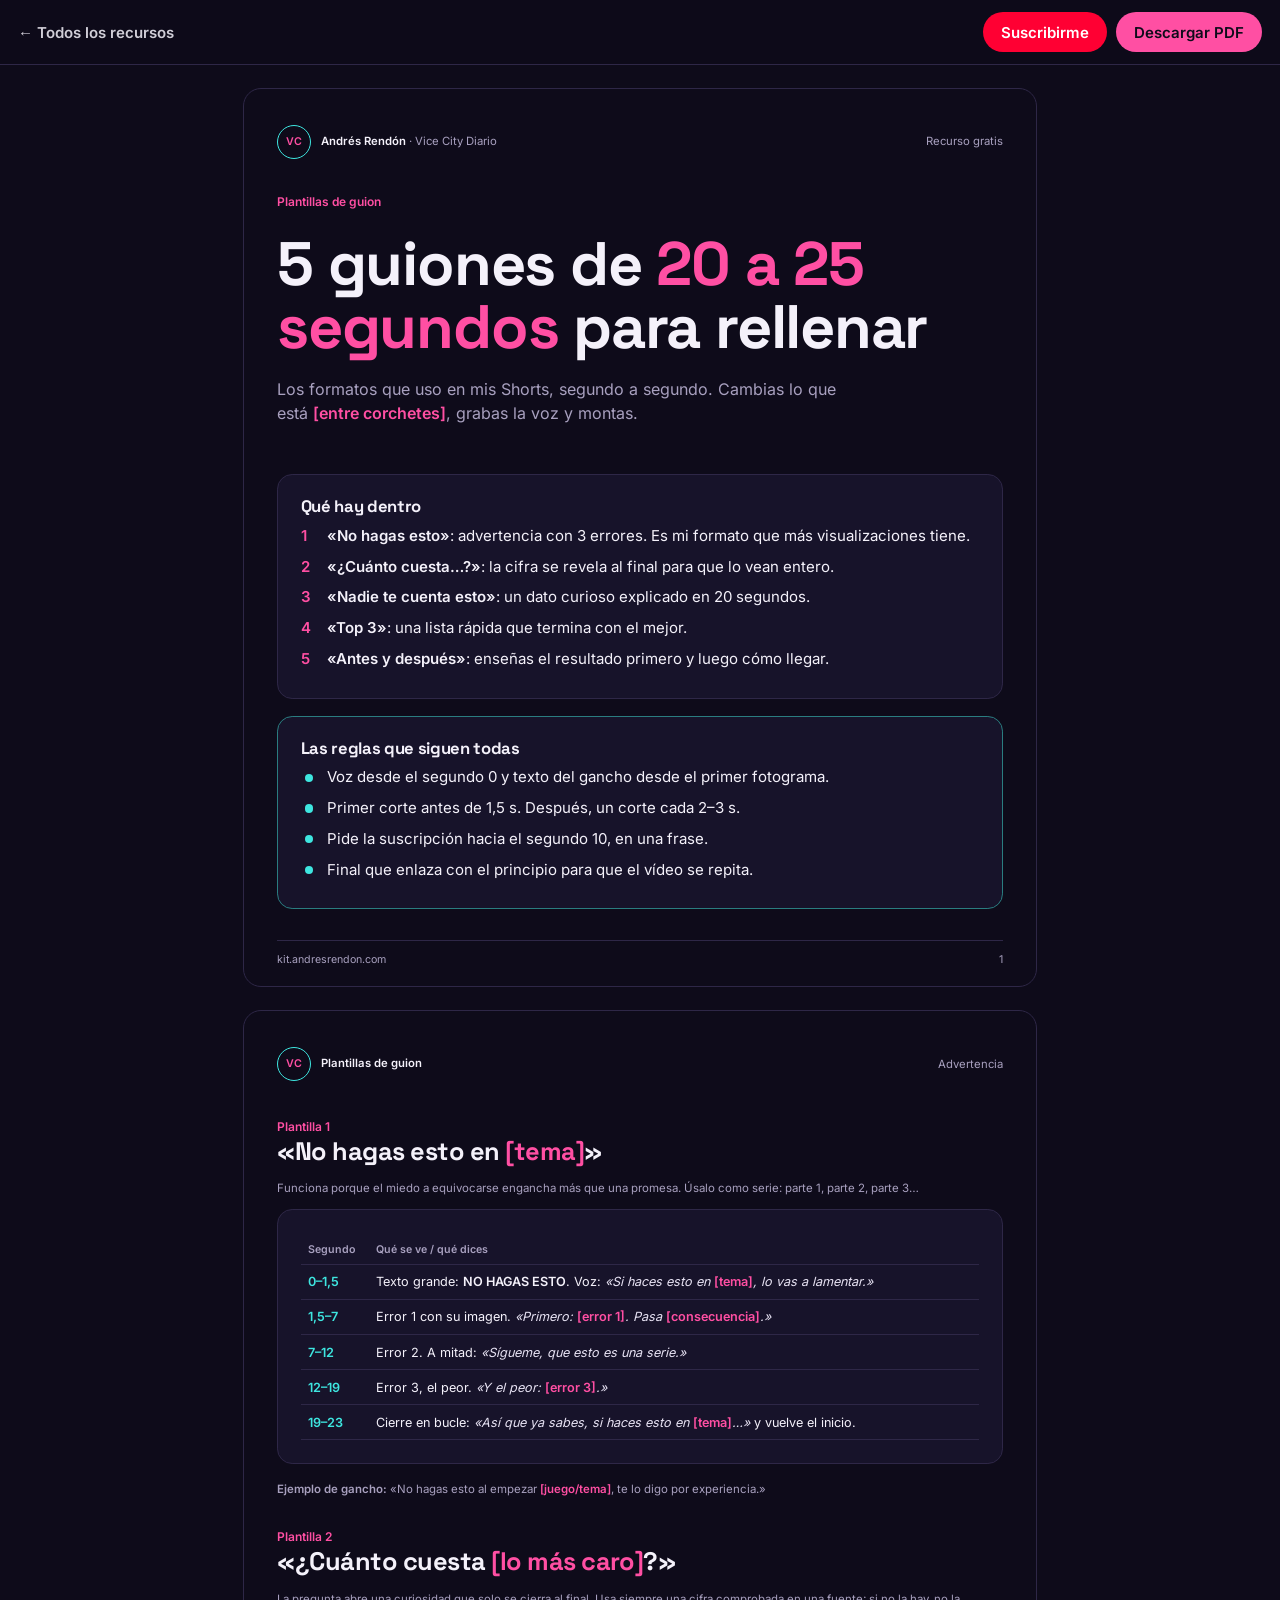
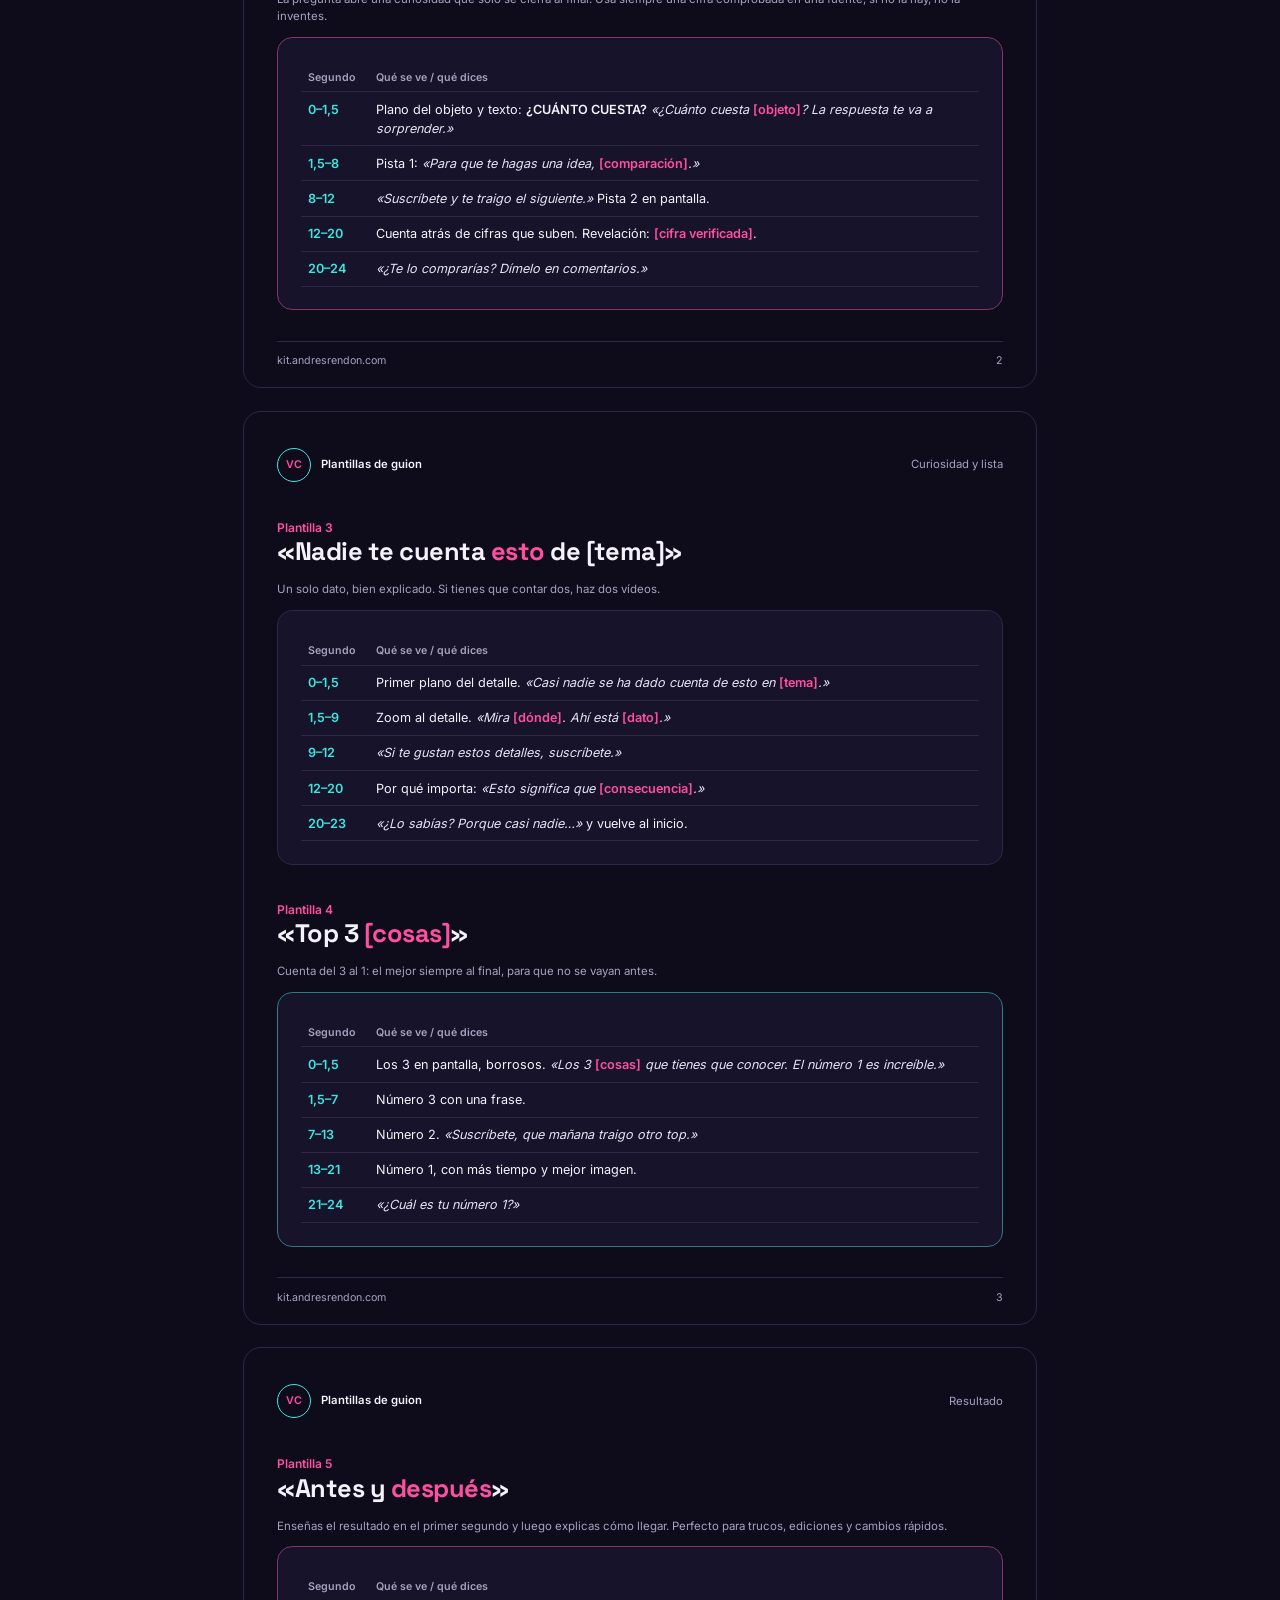
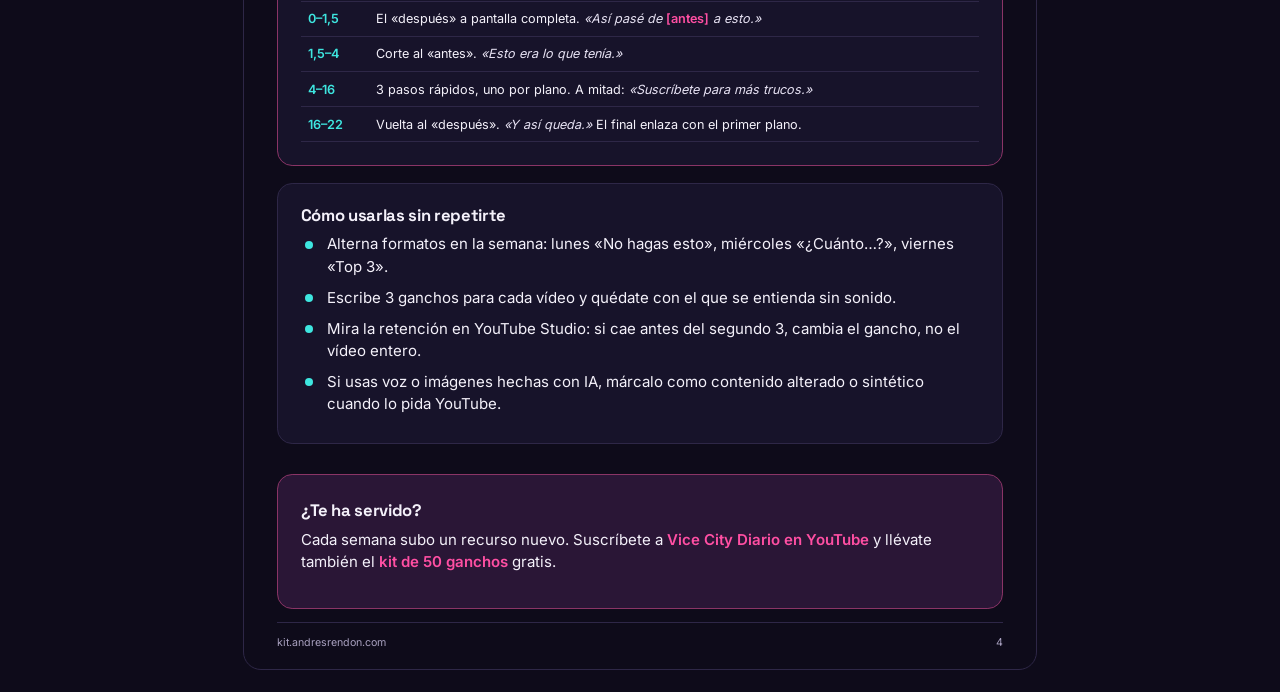
<file: recursos/plantillas-guion.html>
<!doctype html>
<html lang="es"><head><meta charset="utf-8"><title>5 plantillas de guion para Shorts · Andrés Rendón</title><meta name="viewport" content="width=device-width, initial-scale=1">
<meta name="description" content="5 plantillas de guion para Shorts de 20 a 25 segundos, segundo a segundo. Gratis.">
<meta name="theme-color" content="#0E0B1A">
<link rel="canonical" href="https://kit.andresrendon.com/recursos/plantillas-guion">
<link rel="icon" href="../assets/favicon.svg" type="image/svg+xml">
<link rel="stylesheet" href="recursos.css">
<meta property="og:type" content="article">
<meta property="og:title" content="5 plantillas de guion para Shorts">
<meta property="og:description" content="5 plantillas de guion para Shorts de 20 a 25 segundos, segundo a segundo. Gratis.">
<meta property="og:url" content="https://kit.andresrendon.com/recursos/plantillas-guion">
<meta property="og:image" content="https://kit.andresrendon.com/assets/og.jpg">
<meta property="og:locale" content="es_ES">
<meta name="twitter:card" content="summary_large_image">
<script type="application/ld+json">{"@context": "https://schema.org", "@graph": [{"@type": "Article", "headline": "5 plantillas de guion para Shorts", "description": "5 plantillas de guion para Shorts de 20 a 25 segundos, segundo a segundo. Gratis.", "url": "https://kit.andresrendon.com/recursos/plantillas-guion", "inLanguage": "es-ES", "isAccessibleForFree": true, "image": "https://kit.andresrendon.com/assets/og.jpg", "dateModified": "2026-11-24", "author": {"@type": "Person", "@id": "https://kit.andresrendon.com/#andres", "name": "Andrés Rendón", "url": "https://kit.andresrendon.com/"}, "publisher": {"@type": "Person", "@id": "https://kit.andresrendon.com/#andres", "name": "Andrés Rendón"}}, {"@type": "BreadcrumbList", "itemListElement": [{"@type": "ListItem", "position": 1, "name": "Recursos gratis", "item": "https://kit.andresrendon.com/"}, {"@type": "ListItem", "position": 2, "name": "5 plantillas de guion para Shorts", "item": "https://kit.andresrendon.com/recursos/plantillas-guion"}]}]}</script></head>
<body>
<nav class="barra">
  <a href="../#libreria">← Todos los recursos</a>
  <span class="botones">
    <a class="btn btn--yt ocultar-movil" href="https://www.youtube.com/channel/UCItRxew6OKw7GxSmqUk3JgA?sub_confirmation=1" target="_blank" rel="noopener">Suscribirme</a>
    <a class="btn btn--rosa" href="https://docs.google.com/document/d/1HoNCpccMFZE8s37C72o3u85uSriaNgg6A3E9pd5uqBQ/export?format=pdf" rel="noopener">Descargar PDF</a>
  </span>
</nav>

<section class="pag portada">
  <div class="cab"><span><span class="vc">VC</span><b>Andrés Rendón</b> · Vice City Diario</span><span>Recurso gratis</span></div>
  <span class="etq">Plantillas de guion</span>
  <h1 class="grande">5 guiones de <em>20 a 25 segundos</em> para rellenar</h1>
  <p class="sub">Los formatos que uso en mis Shorts, segundo a segundo. Cambias lo que está <span class="hueco">[entre corchetes]</span>, grabas la voz y montas.</p>
  <div class="caja" style="margin-top:10mm">
    <h3>Qué hay dentro</h3>
    <ol class="lista">
      <li><b>«No hagas esto»</b>: advertencia con 3 errores. Es mi formato que más visualizaciones tiene.</li>
      <li><b>«¿Cuánto cuesta…?»</b>: la cifra se revela al final para que lo vean entero.</li>
      <li><b>«Nadie te cuenta esto»</b>: un dato curioso explicado en 20 segundos.</li>
      <li><b>«Top 3»</b>: una lista rápida que termina con el mejor.</li>
      <li><b>«Antes y después»</b>: enseñas el resultado primero y luego cómo llegar.</li>
    </ol>
  </div>
  <div class="caja caja--cian">
    <h3>Las reglas que siguen todas</h3>
    <ul class="lista">
      <li>Voz desde el segundo 0 y texto del gancho desde el primer fotograma.</li>
      <li>Primer corte antes de 1,5 s. Después, un corte cada 2–3 s.</li>
      <li>Pide la suscripción hacia el segundo 10, en una frase.</li>
      <li>Final que enlaza con el principio para que el vídeo se repita.</li>
    </ul>
  </div>
  <div class="pie"><span>kit.andresrendon.com</span><span>1</span></div>
</section>

<section class="pag">
  <div class="cab"><span><span class="vc">VC</span><b>Plantillas de guion</b></span><span>Advertencia</span></div>
  <span class="etq">Plantilla 1</span>
  <h2>«No hagas esto en <em>[tema]</em>»</h2>
  <p class="nota">Funciona porque el miedo a equivocarse engancha más que una promesa. Úsalo como serie: parte 1, parte 2, parte 3…</p>
  <div class="caja">
    <table>
      <tr><th>Segundo</th><th>Qué se ve / qué dices</th></tr>
      <tr><td>0–1,5</td><td>Texto grande: <b>NO HAGAS ESTO</b>. Voz: <span class="guion">«Si haces esto en <span class="hueco">[tema]</span>, lo vas a lamentar.»</span></td></tr>
      <tr><td>1,5–7</td><td>Error 1 con su imagen. <span class="guion">«Primero: <span class="hueco">[error 1]</span>. Pasa <span class="hueco">[consecuencia]</span>.»</span></td></tr>
      <tr><td>7–12</td><td>Error 2. A mitad: <span class="guion">«Sígueme, que esto es una serie.»</span></td></tr>
      <tr><td>12–19</td><td>Error 3, el peor. <span class="guion">«Y el peor: <span class="hueco">[error 3]</span>.»</span></td></tr>
      <tr><td>19–23</td><td>Cierre en bucle: <span class="guion">«Así que ya sabes, si haces esto en <span class="hueco">[tema]</span>…»</span> y vuelve el inicio.</td></tr>
    </table>
  </div>
  <p class="nota"><b>Ejemplo de gancho:</b> «No hagas esto al empezar <span class="hueco">[juego/tema]</span>, te lo digo por experiencia.»</p>

  <span class="etq" style="margin-top:5mm">Plantilla 2</span>
  <h2>«¿Cuánto cuesta <em>[lo más caro]</em>?»</h2>
  <p class="nota">La pregunta abre una curiosidad que solo se cierra al final. Usa siempre una cifra comprobada en una fuente; si no la hay, no la inventes.</p>
  <div class="caja caja--rosa">
    <table>
      <tr><th>Segundo</th><th>Qué se ve / qué dices</th></tr>
      <tr><td>0–1,5</td><td>Plano del objeto y texto: <b>¿CUÁNTO CUESTA?</b> <span class="guion">«¿Cuánto cuesta <span class="hueco">[objeto]</span>? La respuesta te va a sorprender.»</span></td></tr>
      <tr><td>1,5–8</td><td>Pista 1: <span class="guion">«Para que te hagas una idea, <span class="hueco">[comparación]</span>.»</span></td></tr>
      <tr><td>8–12</td><td><span class="guion">«Suscríbete y te traigo el siguiente.»</span> Pista 2 en pantalla.</td></tr>
      <tr><td>12–20</td><td>Cuenta atrás de cifras que suben. Revelación: <b><span class="hueco">[cifra verificada]</span></b>.</td></tr>
      <tr><td>20–24</td><td><span class="guion">«¿Te lo comprarías? Dímelo en comentarios.»</span></td></tr>
    </table>
  </div>
  <div class="pie"><span>kit.andresrendon.com</span><span>2</span></div>
</section>

<section class="pag">
  <div class="cab"><span><span class="vc">VC</span><b>Plantillas de guion</b></span><span>Curiosidad y lista</span></div>
  <span class="etq">Plantilla 3</span>
  <h2>«Nadie te cuenta <em>esto</em> de [tema]»</h2>
  <p class="nota">Un solo dato, bien explicado. Si tienes que contar dos, haz dos vídeos.</p>
  <div class="caja">
    <table>
      <tr><th>Segundo</th><th>Qué se ve / qué dices</th></tr>
      <tr><td>0–1,5</td><td>Primer plano del detalle. <span class="guion">«Casi nadie se ha dado cuenta de esto en <span class="hueco">[tema]</span>.»</span></td></tr>
      <tr><td>1,5–9</td><td>Zoom al detalle. <span class="guion">«Mira <span class="hueco">[dónde]</span>. Ahí está <span class="hueco">[dato]</span>.»</span></td></tr>
      <tr><td>9–12</td><td><span class="guion">«Si te gustan estos detalles, suscríbete.»</span></td></tr>
      <tr><td>12–20</td><td>Por qué importa: <span class="guion">«Esto significa que <span class="hueco">[consecuencia]</span>.»</span></td></tr>
      <tr><td>20–23</td><td><span class="guion">«¿Lo sabías? Porque casi nadie…»</span> y vuelve al inicio.</td></tr>
    </table>
  </div>

  <span class="etq" style="margin-top:5mm">Plantilla 4</span>
  <h2>«Top 3 <em>[cosas]</em>»</h2>
  <p class="nota">Cuenta del 3 al 1: el mejor siempre al final, para que no se vayan antes.</p>
  <div class="caja caja--cian">
    <table>
      <tr><th>Segundo</th><th>Qué se ve / qué dices</th></tr>
      <tr><td>0–1,5</td><td>Los 3 en pantalla, borrosos. <span class="guion">«Los 3 <span class="hueco">[cosas]</span> que tienes que conocer. El número 1 es increíble.»</span></td></tr>
      <tr><td>1,5–7</td><td>Número 3 con una frase.</td></tr>
      <tr><td>7–13</td><td>Número 2. <span class="guion">«Suscríbete, que mañana traigo otro top.»</span></td></tr>
      <tr><td>13–21</td><td>Número 1, con más tiempo y mejor imagen.</td></tr>
      <tr><td>21–24</td><td><span class="guion">«¿Cuál es tu número 1?»</span></td></tr>
    </table>
  </div>
  <div class="pie"><span>kit.andresrendon.com</span><span>3</span></div>
</section>

<section class="pag">
  <div class="cab"><span><span class="vc">VC</span><b>Plantillas de guion</b></span><span>Resultado</span></div>
  <span class="etq">Plantilla 5</span>
  <h2>«Antes y <em>después</em>»</h2>
  <p class="nota">Enseñas el resultado en el primer segundo y luego explicas cómo llegar. Perfecto para trucos, ediciones y cambios rápidos.</p>
  <div class="caja caja--rosa">
    <table>
      <tr><th>Segundo</th><th>Qué se ve / qué dices</th></tr>
      <tr><td>0–1,5</td><td>El «después» a pantalla completa. <span class="guion">«Así pasé de <span class="hueco">[antes]</span> a esto.»</span></td></tr>
      <tr><td>1,5–4</td><td>Corte al «antes». <span class="guion">«Esto era lo que tenía.»</span></td></tr>
      <tr><td>4–16</td><td>3 pasos rápidos, uno por plano. A mitad: <span class="guion">«Suscríbete para más trucos.»</span></td></tr>
      <tr><td>16–22</td><td>Vuelta al «después». <span class="guion">«Y así queda.»</span> El final enlaza con el primer plano.</td></tr>
    </table>
  </div>

  <div class="caja">
    <h3>Cómo usarlas sin repetirte</h3>
    <ul class="lista">
      <li>Alterna formatos en la semana: lunes «No hagas esto», miércoles «¿Cuánto…?», viernes «Top 3».</li>
      <li>Escribe 3 ganchos para cada vídeo y quédate con el que se entienda sin sonido.</li>
      <li>Mira la retención en YouTube Studio: si cae antes del segundo 3, cambia el gancho, no el vídeo entero.</li>
      <li>Si usas voz o imágenes hechas con IA, márcalo como contenido alterado o sintético cuando lo pida YouTube.</li>
    </ul>
  </div>

  <div class="cta">
    <h3>¿Te ha servido?</h3>
    <p>Cada semana subo un recurso nuevo. Suscríbete a <a href="https://www.youtube.com/channel/UCItRxew6OKw7GxSmqUk3JgA?sub_confirmation=1">Vice City Diario en YouTube</a> y llévate también el <a href="https://kit.andresrendon.com/#kit">kit de 50 ganchos</a> gratis.</p>
  </div>
  <div class="pie"><span>kit.andresrendon.com</span><span>4</span></div>
</section>

</body></html>
</file>
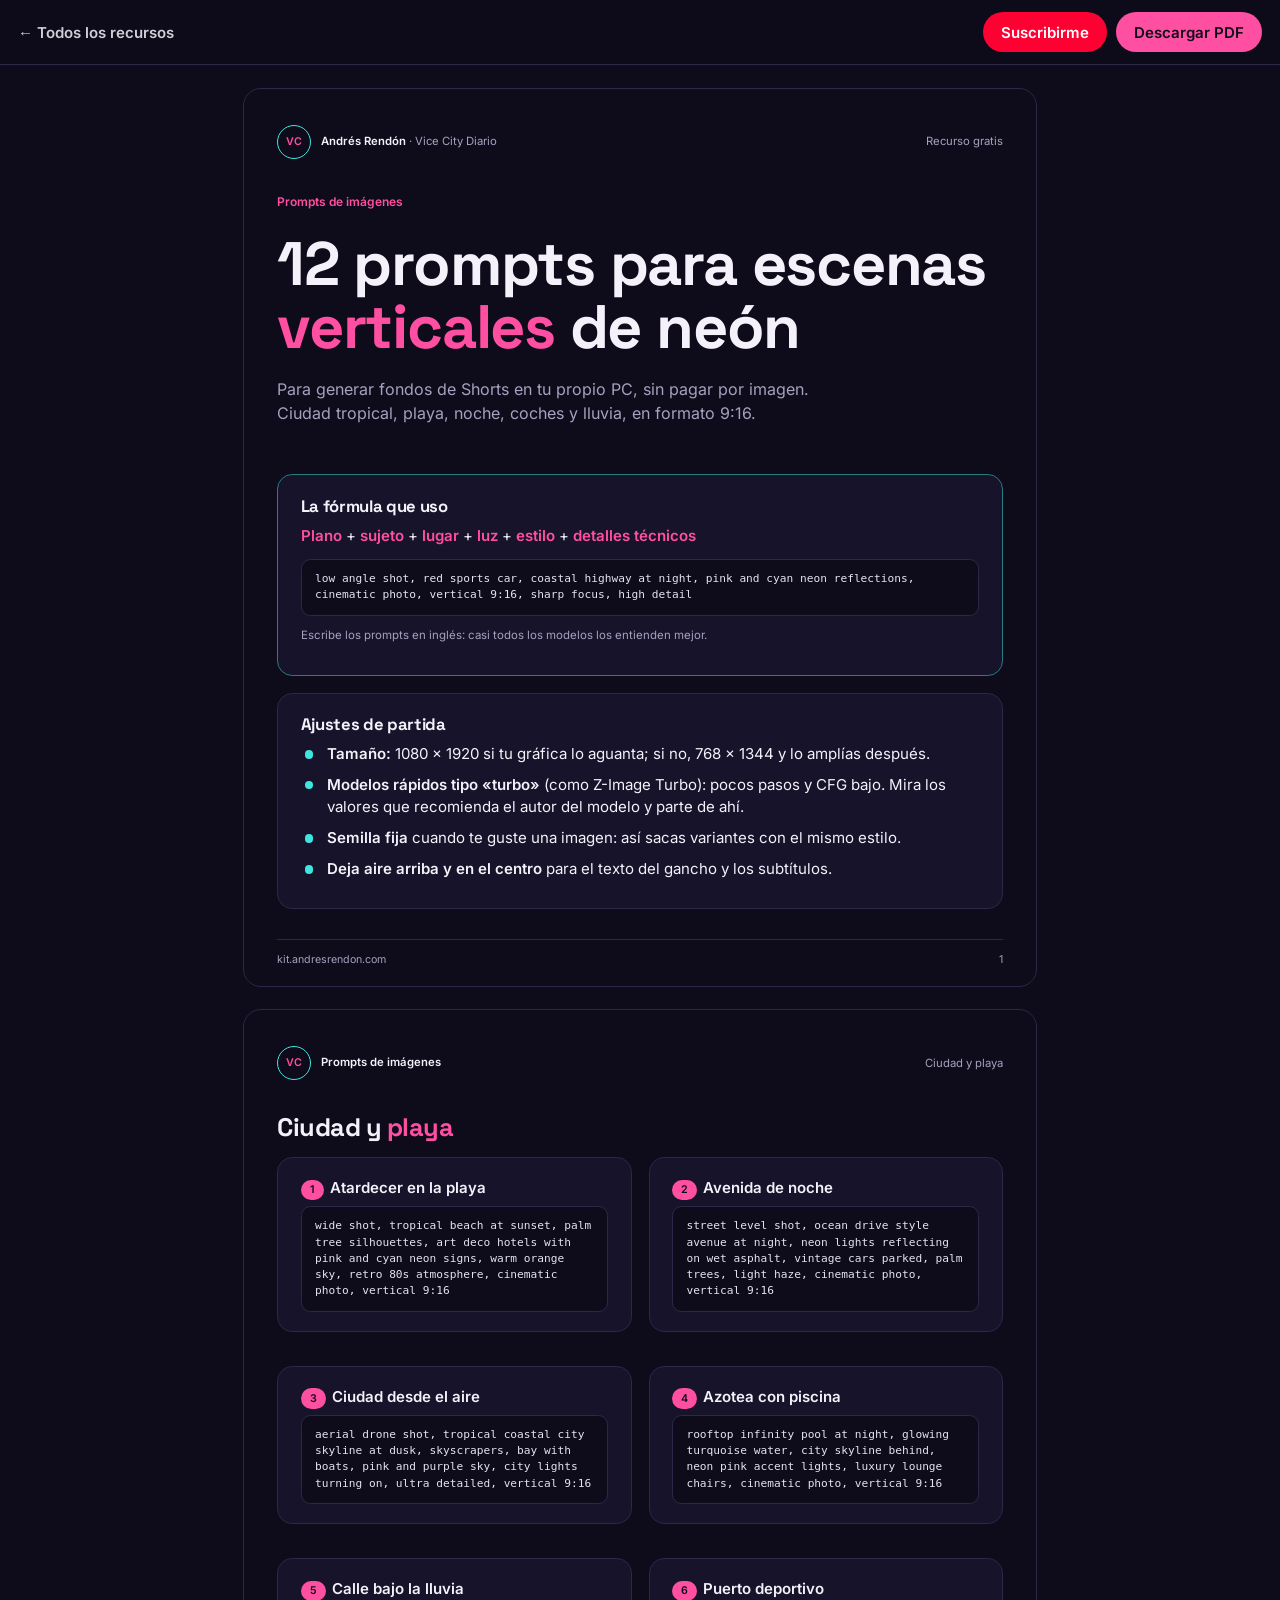
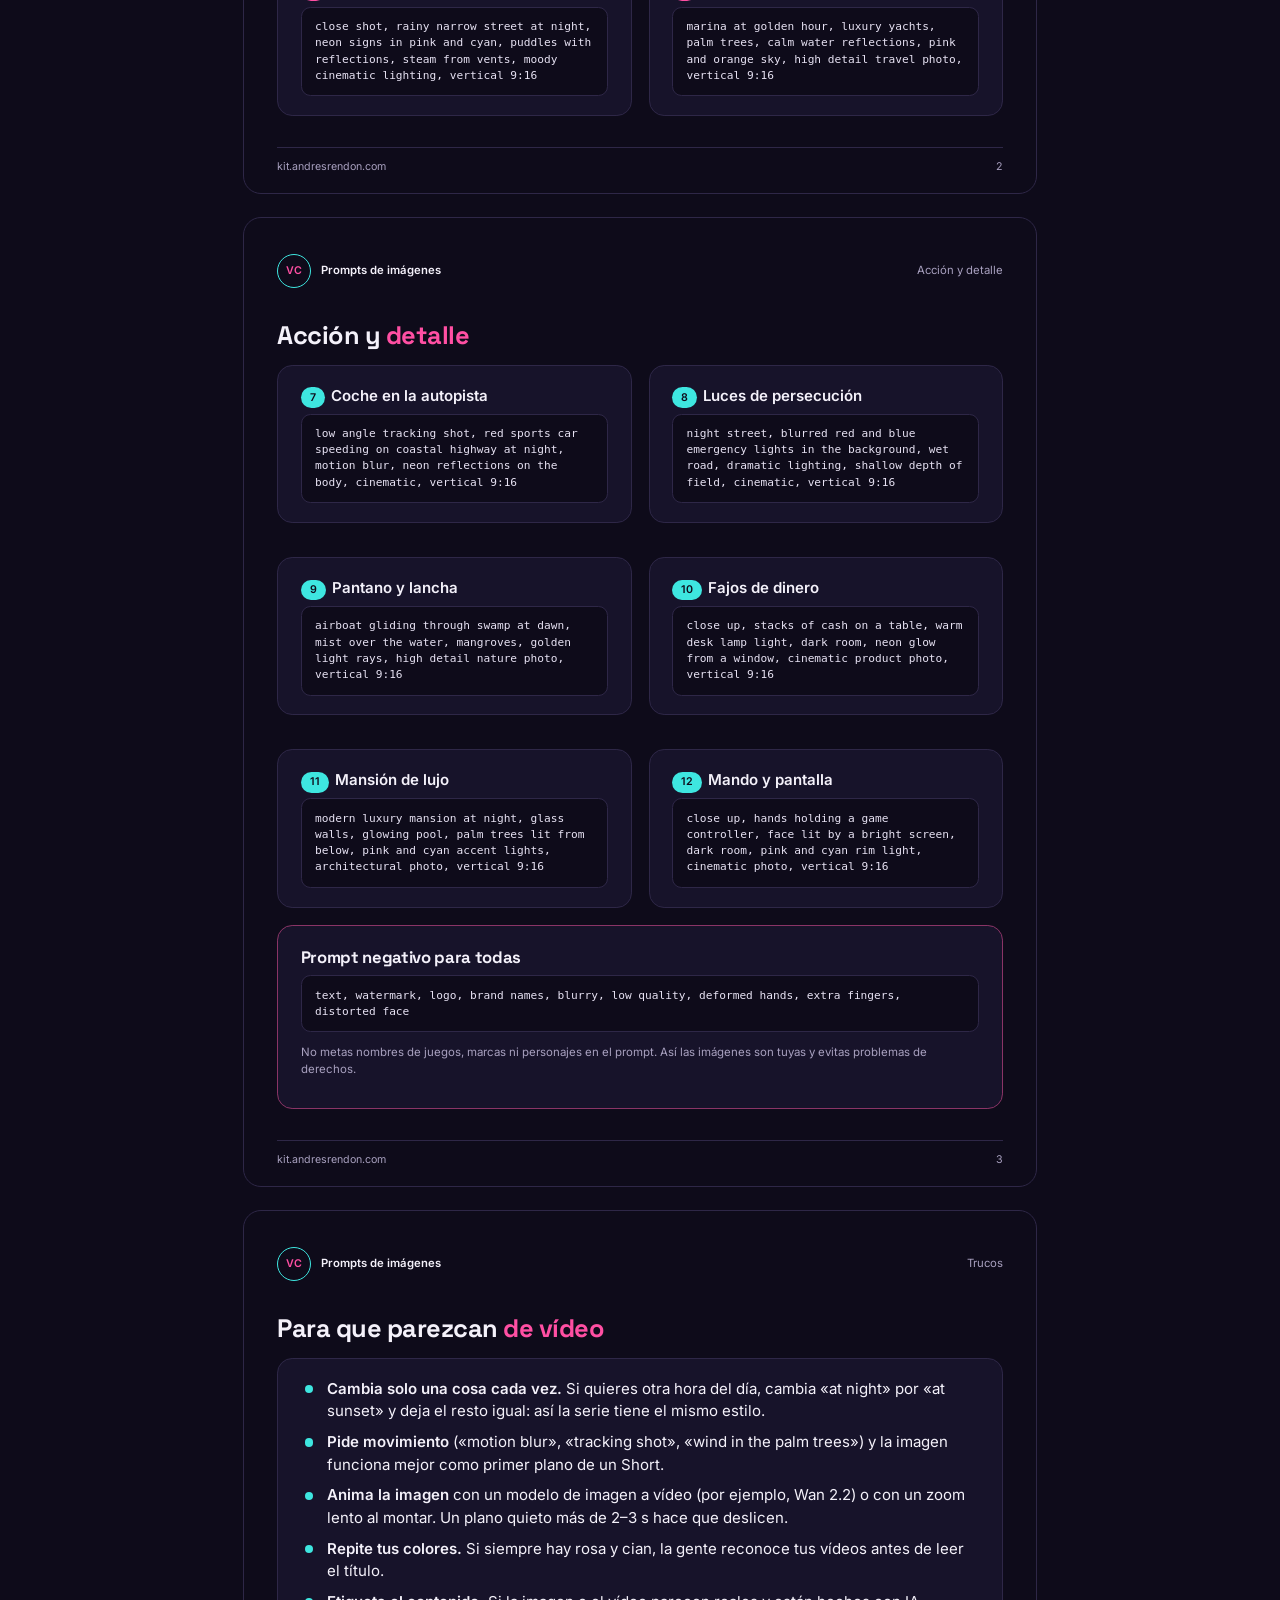
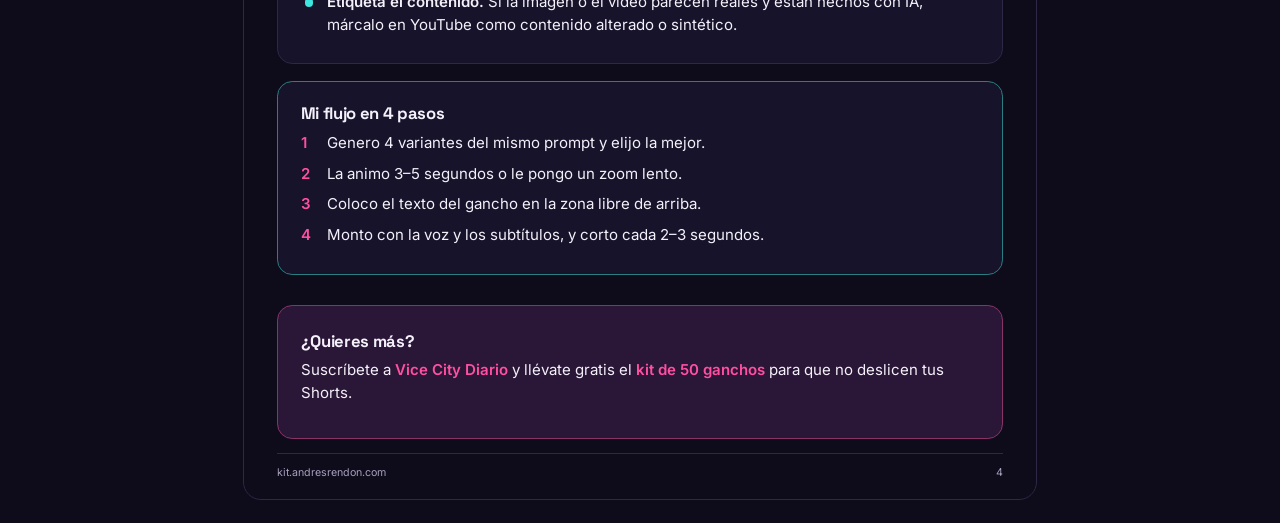
<file: recursos/prompts-imagenes.html>
<!doctype html>
<html lang="es"><head><meta charset="utf-8"><title>12 prompts de imágenes verticales · Andrés Rendón</title><meta name="viewport" content="width=device-width, initial-scale=1">
<meta name="description" content="12 prompts para generar escenas verticales de neón para tus Shorts en tu propio PC. Gratis.">
<meta name="theme-color" content="#0E0B1A">
<link rel="canonical" href="https://kit.andresrendon.com/recursos/prompts-imagenes">
<link rel="icon" href="../assets/favicon.svg" type="image/svg+xml">
<link rel="stylesheet" href="recursos.css">
<meta property="og:type" content="article">
<meta property="og:title" content="12 prompts de imágenes verticales para Shorts">
<meta property="og:description" content="12 prompts para generar escenas verticales de neón para tus Shorts en tu propio PC. Gratis.">
<meta property="og:url" content="https://kit.andresrendon.com/recursos/prompts-imagenes">
<meta property="og:image" content="https://kit.andresrendon.com/assets/og.jpg">
<meta property="og:locale" content="es_ES">
<meta name="twitter:card" content="summary_large_image">
<script type="application/ld+json">{"@context": "https://schema.org", "@graph": [{"@type": "Article", "headline": "12 prompts de imágenes verticales para Shorts", "description": "12 prompts para generar escenas verticales de neón para tus Shorts en tu propio PC. Gratis.", "url": "https://kit.andresrendon.com/recursos/prompts-imagenes", "inLanguage": "es-ES", "isAccessibleForFree": true, "image": "https://kit.andresrendon.com/assets/og.jpg", "dateModified": "2026-11-24", "author": {"@type": "Person", "@id": "https://kit.andresrendon.com/#andres", "name": "Andrés Rendón", "url": "https://kit.andresrendon.com/"}, "publisher": {"@type": "Person", "@id": "https://kit.andresrendon.com/#andres", "name": "Andrés Rendón"}}, {"@type": "BreadcrumbList", "itemListElement": [{"@type": "ListItem", "position": 1, "name": "Recursos gratis", "item": "https://kit.andresrendon.com/"}, {"@type": "ListItem", "position": 2, "name": "12 prompts de imágenes verticales para Shorts", "item": "https://kit.andresrendon.com/recursos/prompts-imagenes"}]}]}</script></head>
<body>
<nav class="barra">
  <a href="../#libreria">← Todos los recursos</a>
  <span class="botones">
    <a class="btn btn--yt ocultar-movil" href="https://www.youtube.com/channel/UCItRxew6OKw7GxSmqUk3JgA?sub_confirmation=1" target="_blank" rel="noopener">Suscribirme</a>
    <a class="btn btn--rosa" href="https://docs.google.com/document/d/1nUVZRwKWuLygXB343oJ5j125dvhJC31fOOnxO2MwL-o/export?format=pdf" rel="noopener">Descargar PDF</a>
  </span>
</nav>

<section class="pag portada">
  <div class="cab"><span><span class="vc">VC</span><b>Andrés Rendón</b> · Vice City Diario</span><span>Recurso gratis</span></div>
  <span class="etq">Prompts de imágenes</span>
  <h1 class="grande">12 prompts para escenas <em>verticales</em> de neón</h1>
  <p class="sub">Para generar fondos de Shorts en tu propio PC, sin pagar por imagen. Ciudad tropical, playa, noche, coches y lluvia, en formato 9:16.</p>
  <div class="caja caja--cian" style="margin-top:10mm">
    <h3>La fórmula que uso</h3>
    <p><b style="color:var(--rosa)">Plano</b> + <b style="color:var(--rosa)">sujeto</b> + <b style="color:var(--rosa)">lugar</b> + <b style="color:var(--rosa)">luz</b> + <b style="color:var(--rosa)">estilo</b> + <b style="color:var(--rosa)">detalles técnicos</b></p>
    <div class="prompt">low angle shot, red sports car, coastal highway at night, pink and cyan neon reflections, cinematic photo, vertical 9:16, sharp focus, high detail</div>
    <p class="nota" style="margin-top:3mm">Escribe los prompts en inglés: casi todos los modelos los entienden mejor.</p>
  </div>
  <div class="caja">
    <h3>Ajustes de partida</h3>
    <ul class="lista">
      <li><b>Tamaño:</b> 1080 × 1920 si tu gráfica lo aguanta; si no, 768 × 1344 y lo amplías después.</li>
      <li><b>Modelos rápidos tipo «turbo»</b> (como Z-Image Turbo): pocos pasos y CFG bajo. Mira los valores que recomienda el autor del modelo y parte de ahí.</li>
      <li><b>Semilla fija</b> cuando te guste una imagen: así sacas variantes con el mismo estilo.</li>
      <li><b>Deja aire arriba y en el centro</b> para el texto del gancho y los subtítulos.</li>
    </ul>
  </div>
  <div class="pie"><span>kit.andresrendon.com</span><span>1</span></div>
</section>

<section class="pag">
  <div class="cab"><span><span class="vc">VC</span><b>Prompts de imágenes</b></span><span>Ciudad y playa</span></div>
  <h2>Ciudad y <em>playa</em></h2>
  <div class="dos">
    <div class="caja"><span class="chip">1</span><b>Atardecer en la playa</b>
      <div class="prompt">wide shot, tropical beach at sunset, palm tree silhouettes, art deco hotels with pink and cyan neon signs, warm orange sky, retro 80s atmosphere, cinematic photo, vertical 9:16</div></div>
    <div class="caja"><span class="chip">2</span><b>Avenida de noche</b>
      <div class="prompt">street level shot, ocean drive style avenue at night, neon lights reflecting on wet asphalt, vintage cars parked, palm trees, light haze, cinematic photo, vertical 9:16</div></div>
    <div class="caja"><span class="chip">3</span><b>Ciudad desde el aire</b>
      <div class="prompt">aerial drone shot, tropical coastal city skyline at dusk, skyscrapers, bay with boats, pink and purple sky, city lights turning on, ultra detailed, vertical 9:16</div></div>
    <div class="caja"><span class="chip">4</span><b>Azotea con piscina</b>
      <div class="prompt">rooftop infinity pool at night, glowing turquoise water, city skyline behind, neon pink accent lights, luxury lounge chairs, cinematic photo, vertical 9:16</div></div>
    <div class="caja"><span class="chip">5</span><b>Calle bajo la lluvia</b>
      <div class="prompt">close shot, rainy narrow street at night, neon signs in pink and cyan, puddles with reflections, steam from vents, moody cinematic lighting, vertical 9:16</div></div>
    <div class="caja"><span class="chip">6</span><b>Puerto deportivo</b>
      <div class="prompt">marina at golden hour, luxury yachts, palm trees, calm water reflections, pink and orange sky, high detail travel photo, vertical 9:16</div></div>
  </div>
  <div class="pie"><span>kit.andresrendon.com</span><span>2</span></div>
</section>

<section class="pag">
  <div class="cab"><span><span class="vc">VC</span><b>Prompts de imágenes</b></span><span>Acción y detalle</span></div>
  <h2>Acción y <em>detalle</em></h2>
  <div class="dos">
    <div class="caja"><span class="chip chip--cian">7</span><b>Coche en la autopista</b>
      <div class="prompt">low angle tracking shot, red sports car speeding on coastal highway at night, motion blur, neon reflections on the body, cinematic, vertical 9:16</div></div>
    <div class="caja"><span class="chip chip--cian">8</span><b>Luces de persecución</b>
      <div class="prompt">night street, blurred red and blue emergency lights in the background, wet road, dramatic lighting, shallow depth of field, cinematic, vertical 9:16</div></div>
    <div class="caja"><span class="chip chip--cian">9</span><b>Pantano y lancha</b>
      <div class="prompt">airboat gliding through swamp at dawn, mist over the water, mangroves, golden light rays, high detail nature photo, vertical 9:16</div></div>
    <div class="caja"><span class="chip chip--cian">10</span><b>Fajos de dinero</b>
      <div class="prompt">close up, stacks of cash on a table, warm desk lamp light, dark room, neon glow from a window, cinematic product photo, vertical 9:16</div></div>
    <div class="caja"><span class="chip chip--cian">11</span><b>Mansión de lujo</b>
      <div class="prompt">modern luxury mansion at night, glass walls, glowing pool, palm trees lit from below, pink and cyan accent lights, architectural photo, vertical 9:16</div></div>
    <div class="caja"><span class="chip chip--cian">12</span><b>Mando y pantalla</b>
      <div class="prompt">close up, hands holding a game controller, face lit by a bright screen, dark room, pink and cyan rim light, cinematic photo, vertical 9:16</div></div>
  </div>
  <div class="caja caja--rosa">
    <h3>Prompt negativo para todas</h3>
    <div class="prompt">text, watermark, logo, brand names, blurry, low quality, deformed hands, extra fingers, distorted face</div>
    <p class="nota" style="margin-top:3mm">No metas nombres de juegos, marcas ni personajes en el prompt. Así las imágenes son tuyas y evitas problemas de derechos.</p>
  </div>
  <div class="pie"><span>kit.andresrendon.com</span><span>3</span></div>
</section>

<section class="pag">
  <div class="cab"><span><span class="vc">VC</span><b>Prompts de imágenes</b></span><span>Trucos</span></div>
  <h2>Para que parezcan <em>de vídeo</em></h2>
  <div class="caja">
    <ul class="lista">
      <li><b>Cambia solo una cosa cada vez.</b> Si quieres otra hora del día, cambia «at night» por «at sunset» y deja el resto igual: así la serie tiene el mismo estilo.</li>
      <li><b>Pide movimiento</b> («motion blur», «tracking shot», «wind in the palm trees») y la imagen funciona mejor como primer plano de un Short.</li>
      <li><b>Anima la imagen</b> con un modelo de imagen a vídeo (por ejemplo, Wan 2.2) o con un zoom lento al montar. Un plano quieto más de 2–3 s hace que deslicen.</li>
      <li><b>Repite tus colores.</b> Si siempre hay rosa y cian, la gente reconoce tus vídeos antes de leer el título.</li>
      <li><b>Etiqueta el contenido.</b> Si la imagen o el vídeo parecen reales y están hechos con IA, márcalo en YouTube como contenido alterado o sintético.</li>
    </ul>
  </div>
  <div class="caja caja--cian">
    <h3>Mi flujo en 4 pasos</h3>
    <ol class="lista">
      <li>Genero 4 variantes del mismo prompt y elijo la mejor.</li>
      <li>La animo 3–5 segundos o le pongo un zoom lento.</li>
      <li>Coloco el texto del gancho en la zona libre de arriba.</li>
      <li>Monto con la voz y los subtítulos, y corto cada 2–3 segundos.</li>
    </ol>
  </div>
  <div class="cta">
    <h3>¿Quieres más?</h3>
    <p>Suscríbete a <a href="https://www.youtube.com/channel/UCItRxew6OKw7GxSmqUk3JgA?sub_confirmation=1">Vice City Diario</a> y llévate gratis el <a href="https://kit.andresrendon.com/#kit">kit de 50 ganchos</a> para que no deslicen tus Shorts.</p>
  </div>
  <div class="pie"><span>kit.andresrendon.com</span><span>4</span></div>
</section>

</body></html>
</file>
<file: recursos/recursos.css>
@font-face { font-family: "Space Grotesk"; src: url(../fonts/sg-700.woff2) format("woff2"); font-weight: 700; font-display: swap; }
@font-face { font-family: "Inter"; src: url(../fonts/inter-400.woff2) format("woff2"); font-weight: 400; font-display: swap; }
@font-face { font-family: "Inter"; src: url(../fonts/inter-600.woff2) format("woff2"); font-weight: 600 800; font-display: swap; }
@page { size: A4; margin: 0; }
:root { --fondo:#0E0B1A; --panel:#17132A; --texto:#F4F1FA; --rosa:#FF4FA3; --cian:#3EE6E0; --niebla:#A8A0BF; --linea:#2E2747; }
* { box-sizing: border-box; margin: 0; padding: 0; }
html, body { background: var(--fondo); color: var(--texto); font: 10.5pt/1.5 "Inter", system-ui, sans-serif; -webkit-print-color-adjust: exact; print-color-adjust: exact; }
.pag { width: 210mm; min-height: 297mm; padding: 18mm 17mm 16mm; position: relative; page-break-after: always; overflow: hidden;
  background: var(--fondo); border-top: 3mm solid var(--rosa); }
.pag:last-child { page-break-after: auto; }
h1, h2, h3, .marca { font-family: "Space Grotesk", "Inter", system-ui, sans-serif; font-weight: 700; letter-spacing: -.02em; }
h1 { font-size: 34pt; line-height: 1.02; margin: 6mm 0 5mm; }
h1 em, h2 em { font-style: normal; color: var(--rosa); }
h2 { font-size: 19pt; line-height: 1.1; margin-bottom: 4mm; }
h3 { font-size: 12.5pt; margin-bottom: 1.5mm; }
p { margin-bottom: 3mm; }
.etq { display: inline-block; font-weight: 600; font-size: 9pt; color: var(--rosa); }
.sub { color: var(--niebla); font-size: 12pt; max-width: 150mm; }
.cab { display: flex; justify-content: space-between; align-items: center; font-size: 8.5pt; color: var(--niebla); margin-bottom: 9mm; }
.cab b { color: var(--texto); }
.vc { display: inline-grid; place-items: center; width: 9mm; height: 9mm; border-radius: 50%; border: 1.5px solid var(--cian); color: var(--rosa); font-weight: 800; font-size: 8pt; margin-right: 2.5mm; vertical-align: middle; }
.pie { position: absolute; left: 17mm; right: 17mm; bottom: 9mm; display: flex; justify-content: space-between; font-size: 8pt; color: var(--niebla); border-top: 1px solid var(--linea); padding-top: 3mm; }
.caja { background: #17132A; border: 1px solid var(--linea); border-radius: 4mm; padding: 5mm 6mm; margin-bottom: 4.5mm; }
.caja--rosa { border-color: #8a3466; }
.caja--cian { border-color: #2a7d80; }
.chip { display: inline-block; font-size: 8pt; font-weight: 600; padding: .6mm 2.4mm; border-radius: 99mm; background: var(--rosa); color: var(--fondo); margin-right: 1.5mm; }
.chip--cian { background: var(--cian); }
.chip--linea { background: none; border: 1px solid var(--linea); color: var(--niebla); }
table { width: 100%; border-collapse: collapse; font-size: 9.5pt; margin: 2mm 0 1mm; }
th { text-align: left; font-size: 8pt; color: var(--niebla); font-weight: 600; padding: 1.5mm 2mm; border-bottom: 1px solid var(--linea); }
td { padding: 2mm; border-bottom: 1px solid #2E2747; vertical-align: top; }
td:first-child { color: var(--cian); font-weight: 700; white-space: nowrap; width: 18mm; }
.guion { font-style: italic; color: #E7E2F3; }
.hueco { color: var(--rosa); font-style: normal; font-weight: 600; }
ul.lista, ol.lista { padding-left: 0; list-style: none; }
ul.lista li, ol.lista li { position: relative; padding-left: 7mm; margin-bottom: 2.2mm; }
ul.lista li::before { content: ""; position: absolute; left: 1mm; top: 1.9mm; width: 2.2mm; height: 2.2mm; border-radius: 50%; background: var(--cian); }
ol.lista { counter-reset: n; }
ol.lista li { counter-increment: n; }
ol.lista li::before { content: counter(n); position: absolute; left: 0; top: 0; color: var(--rosa); font-weight: 800; }
.check li { list-style: none; position: relative; padding-left: 8mm; margin-bottom: 2.6mm; }
.check li::before { content: ""; position: absolute; left: 0; top: .6mm; width: 4mm; height: 4mm; border: 1.5px solid var(--rosa); border-radius: 1mm; }
.check li b { color: var(--texto); }
.check li span { display: block; color: var(--niebla); font-size: 9.2pt; }
.prompt { font-family: "DejaVu Sans Mono", monospace; font-size: 8.4pt; line-height: 1.45; color: #E7E2F3; background: #0E0B1A; border: 1px solid var(--linea); border-radius: 2.5mm; padding: 3mm 3.5mm; margin-top: 1.5mm; }
.dos { display: grid; grid-template-columns: 1fr 1fr; gap: 4.5mm; }
.portada { display: flex; flex-direction: column; justify-content: center; }
.portada .grande { font-size: 46pt; }
.cta { margin-top: 8mm; padding: 6mm; border-radius: 4mm; background: #2a1636; border: 1px solid #8a3466; }
.cta a { color: var(--rosa); font-weight: 700; text-decoration: none; }
.nota { font-size: 8.6pt; color: var(--niebla); }

/* ---------- En pantalla ---------- */
.barra { position: sticky; top: 0; z-index: 10; display: flex; justify-content: space-between; align-items: center; gap: 1rem;
  padding: .8rem 1.2rem; background: rgba(14,11,26,.92); backdrop-filter: blur(10px); border-bottom: 1px solid var(--linea); font: 600 15px "Inter", sans-serif; }
.barra a { color: var(--texto); text-decoration: none; opacity: .85; }
.barra a:hover { opacity: 1; color: var(--rosa); }
.barra .botones { display: flex; gap: .6rem; }
.btn { border: 0; cursor: pointer; font: 600 15px "Inter", sans-serif; padding: .7rem 1.2rem; border-radius: 99px; text-decoration: none; display: inline-block; }
.btn--rosa { background: var(--rosa); color: var(--fondo) !important; opacity: 1 !important; }
.btn--yt { background: #ff0033; color: #fff !important; opacity: 1 !important; }
@media screen {
  html, body { font-size: 15px; }
  .pag { width: auto; max-width: 210mm; min-height: 0; margin: 1.5rem auto; border-radius: 18px; border: 1px solid var(--linea); padding: 2.4rem 2.2rem 4rem; }
  .pie { bottom: 1.2rem; left: 2.2rem; right: 2.2rem; }
}
@media screen and (max-width: 640px) {
  .pag { margin: .8rem; padding: 1.6rem 1.2rem 3.6rem; }
  h1, .portada .grande { font-size: 30px; }
  h2 { font-size: 22px; }
  .dos { grid-template-columns: 1fr; }
  td:first-child { width: auto; }
  .pie { left: 1.2rem; right: 1.2rem; }
  .barra .ocultar-movil { display: none; }
}
@media print { .barra { display: none; } }
</file>
